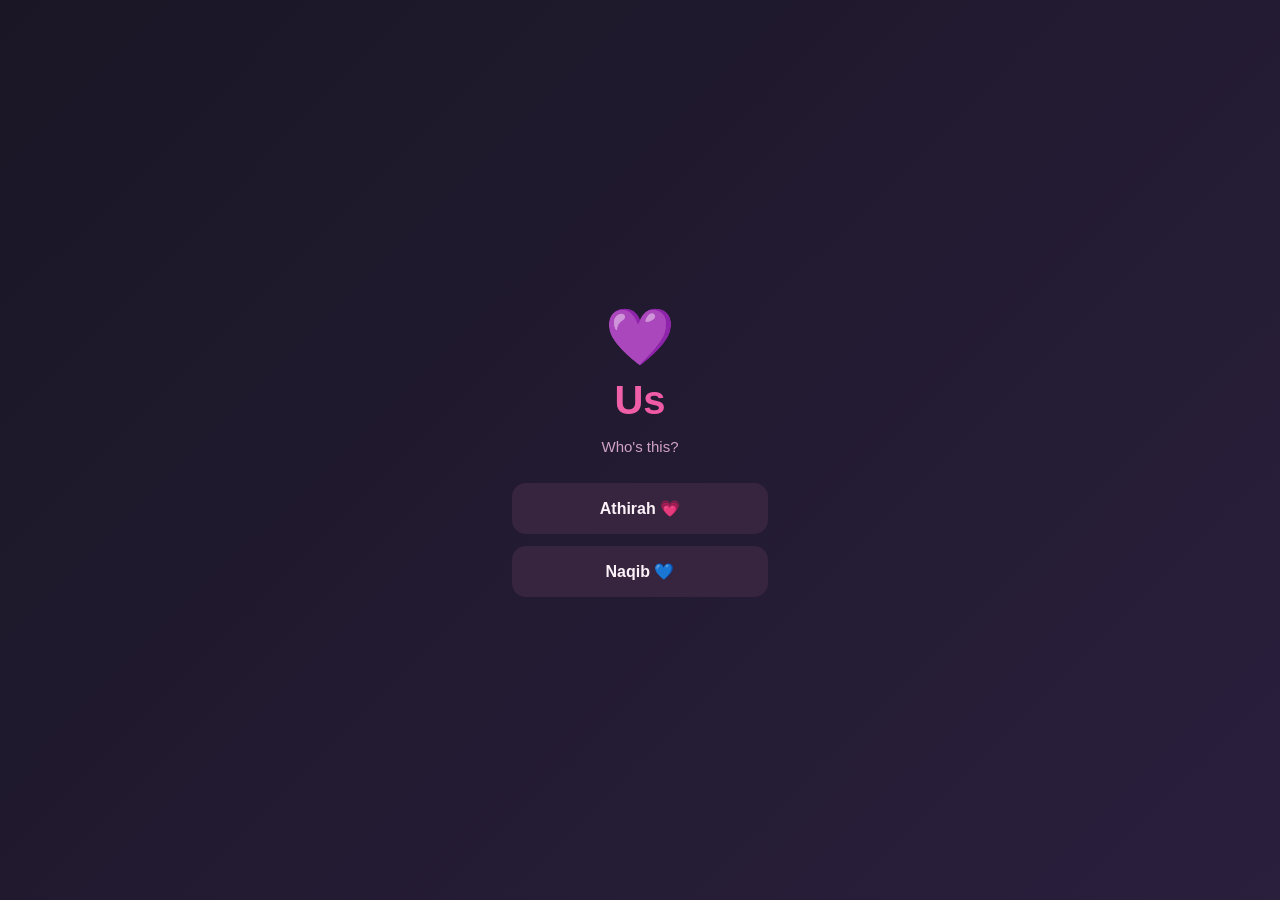
<file: couples-app/index.html>
<!DOCTYPE html>
<html lang="en">
<head>
<meta charset="UTF-8" />
<meta name="viewport" content="width=device-width, initial-scale=1.0, maximum-scale=1.0, user-scalable=no, viewport-fit=cover" />
<meta name="theme-color" content="#1a1625" />
<title>Us</title>
<link rel="manifest" href="manifest.json" />
<link rel="stylesheet" href="css/style.css" />
<link rel="apple-touch-icon" href="icons/icon.svg" />
<link rel="icon" href="icons/icon.svg" type="image/svg+xml" />
</head>
<body>

<div id="login-screen" class="login-screen">
  <div class="login-card">
    <div class="login-heart">💜</div>
    <h1>Us</h1>
    <p>Who's this?</p>
    <div class="login-buttons">
      <button data-user="me">Athirah 💗</button>
      <button data-user="bf">Naqib 💙</button>
    </div>
  </div>
</div>

<div id="app" class="app hidden">

  <header class="app-header">
    <div class="header-title" id="header-title">Today</div>
    <div class="header-user" id="header-user"></div>
  </header>

  <main class="app-main" id="app-main">
    <section class="tab-view" data-tab="today"></section>
    <section class="tab-view hidden" data-tab="games"></section>
    <section class="tab-view hidden" data-tab="plans"></section>
    <section class="tab-view hidden" data-tab="feed"></section>
    <section class="tab-view hidden" data-tab="finance"></section>
  </main>

  <nav class="bottom-nav">
    <button class="nav-item" data-tab="plans">
      <svg viewBox="0 0 24 24" fill="none" stroke="currentColor" stroke-width="2"><rect x="3" y="4" width="18" height="18" rx="2"/><path d="M16 2v4M8 2v4M3 10h18"/></svg>
      <span>Plans</span>
    </button>
    <button class="nav-item" data-tab="games">
      <svg viewBox="0 0 24 24" fill="none" stroke="currentColor" stroke-width="2"><rect x="2" y="6" width="20" height="12" rx="2"/><path d="M6 12h4M8 10v4M15 11h.01M18 13h.01"/></svg>
      <span>Games</span>
    </button>
    <button class="nav-item nav-center active" data-tab="today">
      <svg viewBox="0 0 24 24" fill="none" stroke="currentColor" stroke-width="2.2"><path d="M12 21s-7-4.5-9.5-9A5.5 5.5 0 0112 6a5.5 5.5 0 019.5 6C19 16.5 12 21 12 21z"/></svg>
      <span>Today</span>
    </button>
    <button class="nav-item" data-tab="feed">
      <svg viewBox="0 0 24 24" fill="none" stroke="currentColor" stroke-width="2"><rect x="3" y="3" width="18" height="18" rx="3"/><circle cx="8.5" cy="8.5" r="1.5"/><path d="M21 15l-5-5L5 21"/></svg>
      <span>Feed</span>
    </button>
    <button class="nav-item" data-tab="finance">
      <svg viewBox="0 0 24 24" fill="none" stroke="currentColor" stroke-width="2"><path d="M12 1v22M17 5H9.5a3.5 3.5 0 000 7h5a3.5 3.5 0 010 7H6"/></svg>
      <span>Finance</span>
    </button>
  </nav>

</div>

<script src="js/app.js"></script>
<script src="js/today.js"></script>
<script src="js/games.js"></script>
<script src="js/plans.js"></script>
<script src="js/feed.js"></script>
<script src="js/finance.js"></script>
<script>
  if ('serviceWorker' in navigator) {
    navigator.serviceWorker.register('sw.js').catch(()=>{});
  }
</script>
</body>
</html>
</file>
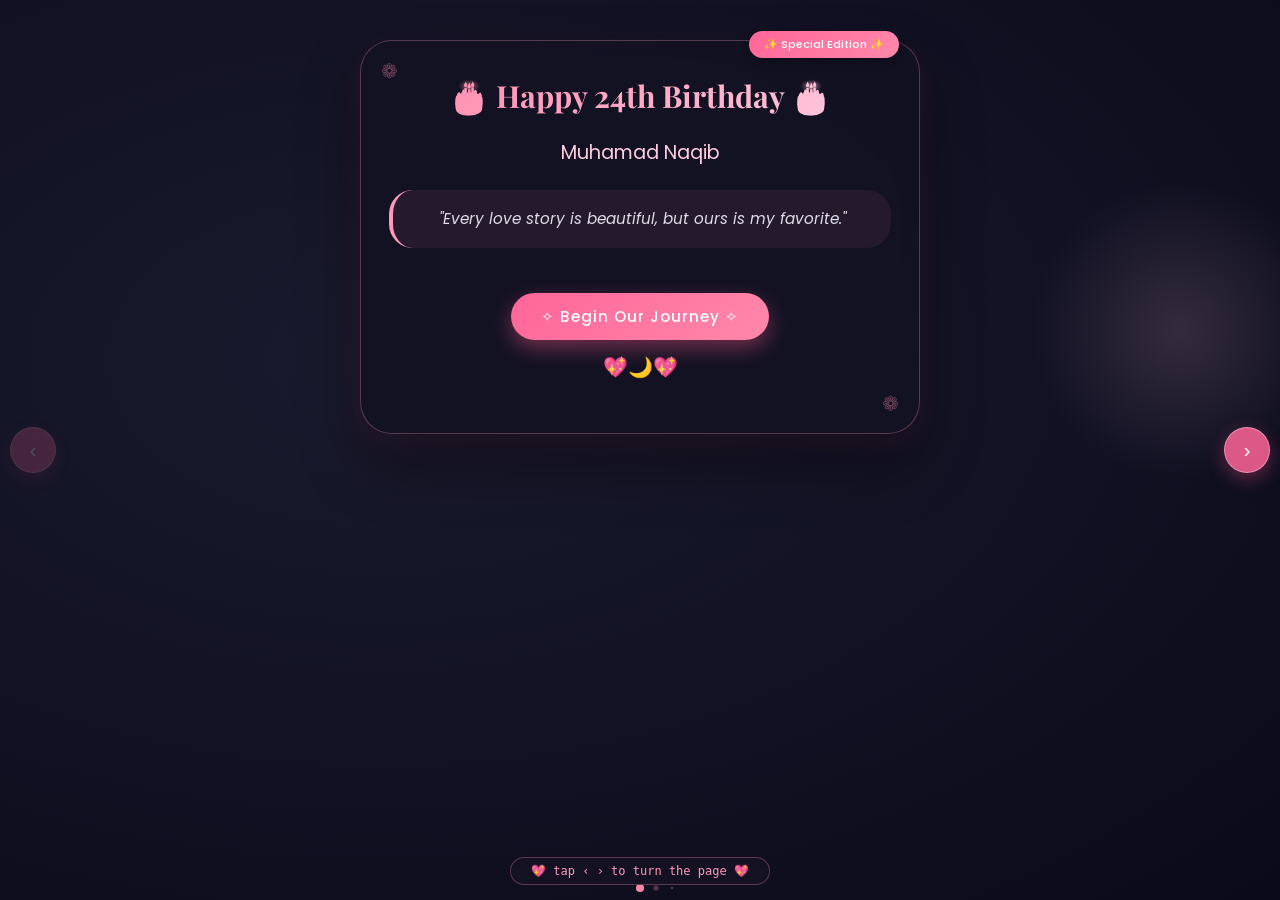
<file: baby2.html>
<!DOCTYPE html>
<html lang="en">
<head>
  <meta charset="UTF-8">
  <meta name="viewport" content="width=device-width, initial-scale=1.0, maximum-scale=1.0, user-scalable=yes, viewport-fit=cover">
  
  <!-- HOME SCREEN APP ICON - YOUR GOOGLE DRIVE LINK -->
  <link rel="apple-touch-icon" href="https://drive.google.com/file/d/1bvsHhHNe4v1XwtQQ6kek0AgO6Y3E9cQh/view?usp=drivesdk">
  <link rel="icon" type="image/jpeg" href="https://drive.google.com/uc?export=download&id=1bvsHhHNe4v1XwtQQ6kek0AgO6Y3E9cQh">
  
  <!-- HOME SCREEN APP SETTINGS -->
  <meta name="apple-mobile-web-app-capable" content="yes">
  <meta name="apple-mobile-web-app-status-bar-style" content="black-translucent">
  <meta name="apple-mobile-web-app-title" content="Our Story 💖">
  <meta name="theme-color" content="#0a0a1a">
  
  <title>Our Love Story ✿ Happy 24th Birthday</title>
  <link rel="stylesheet" href="https://cdn.jsdelivr.net/npm/swiper@11/swiper-bundle.min.css" />
  <link href="https://fonts.googleapis.com/css2?family=Playfair+Display:ital,wght@0,400;0,500;0,600;0,700;1,400;1,500&family=Poppins:wght@300;400;500;600&display=swap" rel="stylesheet">
  <style>
    * { margin: 0; padding: 0; box-sizing: border-box; }
    body { background: #0a0a1a; font-family: 'Poppins', sans-serif; overflow: hidden; height: 100vh; }
    .dark-bg { position: fixed; top: 0; left: 0; width: 100%; height: 100%; background: radial-gradient(ellipse at 30% 40%, #1a1a2e 0%, #0a0a1a 100%); pointer-events: none; z-index: 0; }
    .moon-glow { position: fixed; top: 20%; right: -50px; width: 300px; height: 300px; background: radial-gradient(circle, rgba(255,200,220,0.15) 0%, rgba(255,200,220,0) 70%); border-radius: 50%; pointer-events: none; z-index: 0; animation: moonPulse 8s ease-in-out infinite; }
    @keyframes moonPulse { 0%, 100% { opacity: 0.5; transform: scale(1); } 50% { opacity: 0.8; transform: scale(1.05); } }
    .stars { position: fixed; top: 0; left: 0; width: 100%; height: 100%; pointer-events: none; z-index: 0; }
    .star { position: absolute; background: white; border-radius: 50%; opacity: 0; animation: twinkle 3s ease-in-out infinite; }
    @keyframes twinkle { 0%, 100% { opacity: 0; transform: scale(0.5); } 50% { opacity: 0.8; transform: scale(1); } }
    .shooting-star { position: absolute; width: 2px; height: 2px; background: linear-gradient(90deg, white, transparent); border-radius: 50%; animation: shoot 4s linear infinite; opacity: 0; }
    @keyframes shoot { 0% { transform: translateX(0) translateY(0); opacity: 0; } 10% { opacity: 1; } 20% { transform: translateX(-200px) translateY(100px); opacity: 0; } 100% { transform: translateX(-200px) translateY(100px); opacity: 0; } }
    .swiper { width: 100%; height: 100vh; position: relative; z-index: 2; }
    .swiper-slide { display: flex; align-items: flex-start; justify-content: center; padding: 20px 16px 60px; overflow-y: auto; }
    .swiper-slide::-webkit-scrollbar { width: 4px; }
    .swiper-slide::-webkit-scrollbar-track { background: rgba(255, 200, 220, 0.1); border-radius: 10px; }
    .swiper-slide::-webkit-scrollbar-thumb { background: #ff6699; border-radius: 10px; }
    .storybook-card { max-width: 560px; width: 100%; margin: 20px auto; background: rgba(20, 18, 35, 0.95); backdrop-filter: blur(10px); border-radius: 32px; padding: 32px 28px; box-shadow: 0 30px 60px rgba(0,0,0,0.4), 0 10px 30px rgba(255,100,150,0.1); border: 1px solid rgba(255, 150, 180, 0.3); position: relative; animation: pageFlip 0.6s ease-out; }
    @keyframes pageFlip { 0% { opacity: 0; transform: rotateY(-10deg) translateY(30px); } 100% { opacity: 1; transform: rotateY(0) translateY(0); } }
    .storybook-card::before { content: "❁"; position: absolute; top: 15px; left: 20px; font-size: 20px; color: #ff88aa; opacity: 0.4; }
    .storybook-card::after { content: "❁"; position: absolute; bottom: 15px; right: 20px; font-size: 20px; color: #ff88aa; opacity: 0.4; transform: rotate(180deg); }
    h1 { font-family: 'Playfair Display', serif; font-size: 1.9rem; font-weight: 700; background: linear-gradient(135deg, #ff88aa, #ffcce0); background-clip: text; -webkit-background-clip: text; color: transparent; text-align: center; margin-bottom: 20px; animation: titleGlow 2s ease-in-out infinite; }
    @keyframes titleGlow { 0%, 100% { text-shadow: 0 0 0px rgba(255,136,170,0); } 50% { text-shadow: 0 0 20px rgba(255,136,170,0.3); } }
    .chapter-badge { text-align: center; font-size: 11px; letter-spacing: 4px; color: #ff88aa; margin-bottom: 15px; text-transform: uppercase; animation: fadeSlideUp 0.5s ease-out; }
    p { font-size: 0.97rem; line-height: 1.75; color: #e0dce8; margin-bottom: 1rem; font-weight: 400; opacity: 0; animation: fadeSlideUp 0.5s ease-out forwards; }
    @keyframes fadeSlideUp { from { opacity: 0; transform: translateY(15px); } to { opacity: 1; transform: translateY(0); } }
    b, strong { color: #ff99bb; font-weight: 600; }
    .highlight { color: #ff88aa; font-weight: 600; background: rgba(255, 136, 170, 0.1); padding: 0 4px; border-radius: 4px; }
    .romantic-quote { background: rgba(255, 136, 170, 0.1); backdrop-filter: blur(5px); padding: 16px 20px; border-radius: 24px; margin: 20px 0; border-left: 4px solid #ff99bb; font-style: italic; animation: gentlePulse 2s ease-in-out infinite; }
    @keyframes gentlePulse { 0%, 100% { transform: scale(1); box-shadow: 0 0 0px rgba(255,100,150,0); } 50% { transform: scale(1.01); box-shadow: 0 5px 20px rgba(255,100,150,0.15); } }
    .malay-message { background: rgba(255, 180, 200, 0.08); backdrop-filter: blur(5px); border-radius: 28px; padding: 20px; margin: 20px 0; border: 1px solid rgba(255, 136, 170, 0.3); position: relative; overflow: hidden; }
    .malay-message::before { content: "🤍"; position: absolute; bottom: -10px; right: -10px; font-size: 60px; opacity: 0.05; }
    .floating-heart { position: fixed; bottom: -50px; pointer-events: none; z-index: 15; font-size: 20px; animation: floatHeart linear forwards; }
    @keyframes floatHeart { 0% { transform: translateY(0) rotate(0deg); opacity: 0.8; } 100% { transform: translateY(-120vh) rotate(20deg); opacity: 0; } }
    .page-indicator { position: fixed; bottom: 15px; left: 0; right: 0; text-align: center; font-size: 12px; color: #ff99bb; background: rgba(20, 18, 35, 0.9); backdrop-filter: blur(10px); width: fit-content; margin: 0 auto; padding: 6px 20px; border-radius: 40px; z-index: 20; pointer-events: none; font-family: monospace; border: 1px solid rgba(255, 150, 180, 0.3); animation: bounce 2s ease-in-out infinite; }
    @keyframes bounce { 0%, 100% { transform: translateY(0); } 50% { transform: translateY(-5px); } }
    .swiper-pagination-bullet { background: #ff88aa; opacity: 0.3; }
    .swiper-pagination-bullet-active { background: #ff88aa !important; opacity: 1; transform: scale(1.2); }
    .nav-btn { position: fixed; top: 50%; transform: translateY(-50%); z-index: 25; width: 46px; height: 46px; border-radius: 50%; background: rgba(255, 102, 153, 0.85); backdrop-filter: blur(6px); border: 1px solid rgba(255, 200, 220, 0.5); color: #fff; font-size: 20px; display: flex; align-items: center; justify-content: center; cursor: pointer; box-shadow: 0 6px 18px rgba(255, 80, 130, 0.35); transition: opacity 0.25s ease, transform 0.2s ease; user-select: none; }
    .nav-btn:active { transform: translateY(-50%) scale(0.92); }
    .nav-btn.prev { left: 10px; }
    .nav-btn.next { right: 10px; }
    .nav-btn.disabled { opacity: 0.25; pointer-events: none; }
    .start-btn { display: inline-block; margin-top: 25px; padding: 12px 30px; background: linear-gradient(135deg, #ff6699, #ff88aa); color: #fff; border: none; border-radius: 30px; font-family: 'Poppins', sans-serif; font-size: 0.95rem; font-weight: 500; letter-spacing: 1px; cursor: pointer; box-shadow: 0 8px 20px rgba(255, 90, 140, 0.4); animation: gentlePulse 2s ease-in-out infinite; }
    @media (max-width: 520px) { .storybook-card { padding: 28px 20px; } h1 { font-size: 1.7rem; } p { font-size: 0.92rem; } .nav-btn { width: 40px; height: 40px; font-size: 18px; } }
    .ribbon { position: absolute; top: -10px; right: 20px; background: linear-gradient(135deg, #ff6699, #ff88aa); color: white; padding: 5px 15px; border-radius: 20px; font-size: 11px; font-weight: 500; box-shadow: 0 3px 10px rgba(0,0,0,0.3); }
    .candle { font-size: 2rem; display: inline-block; animation: flicker 1.5s ease-in-out infinite; }
    @keyframes flicker { 0%, 100% { opacity: 1; transform: scale(1); text-shadow: 0 0 5px #ff88aa; } 50% { opacity: 0.8; transform: scale(1.05); text-shadow: 0 0 20px #ff6699; } }
    .chapter-list { display: flex; flex-direction: column; gap: 12px; margin-top: 10px; }
    .chapter-item { display: flex; align-items: center; gap: 14px; background: rgba(255, 136, 170, 0.08); border: 1px solid rgba(255, 150, 180, 0.3); border-radius: 18px; padding: 14px 16px; cursor: pointer; text-align: left; font-family: 'Poppins', sans-serif; color: #e0dce8; transition: background 0.2s ease, transform 0.15s ease; opacity: 1; animation: none; width: 100%; }
    .chapter-item:active { transform: scale(0.97); }
    .chapter-item:hover { background: rgba(255, 136, 170, 0.16); }
    .chapter-item .chapter-num { flex-shrink: 0; width: 34px; height: 34px; border-radius: 50%; background: linear-gradient(135deg, #ff6699, #ff88aa); display: flex; align-items: center; justify-content: center; font-size: 0.85rem; font-weight: 600; color: #fff; }
    .chapter-item .chapter-text { display: flex; flex-direction: column; gap: 2px; }
    .chapter-item .chapter-label { font-size: 0.7rem; letter-spacing: 2px; text-transform: uppercase; color: #ff99bb; }
    .chapter-item .chapter-title { font-family: 'Playfair Display', serif; font-size: 1.05rem; font-weight: 600; color: #ffe0ea; }
    .dashboard-btn { display: block; margin: 25px auto 0; padding: 10px 26px; background: rgba(255, 136, 170, 0.12); border: 1px solid rgba(255, 150, 180, 0.4); color: #ff99bb; border-radius: 24px; font-family: 'Poppins', sans-serif; font-size: 0.85rem; font-weight: 500; letter-spacing: 0.5px; cursor: pointer; transition: background 0.2s ease, transform 0.15s ease; }
    .dashboard-btn:active { transform: scale(0.96); }
    .dashboard-btn:hover { background: rgba(255, 136, 170, 0.22); }

    .slide .card { max-width: 560px; width: 100%; margin: 20px auto; background: rgba(20, 18, 35, 0.95); backdrop-filter: blur(10px); border-radius: 32px; padding: 32px 28px; box-shadow: 0 30px 60px rgba(0,0,0,0.4), 0 10px 30px rgba(255,100,150,0.1); border: 1px solid rgba(255, 150, 180, 0.3); position: relative; animation: pageFlip 0.6s ease-out; }
    .slide .card::before { content: "❁"; position: absolute; top: 15px; left: 20px; font-size: 20px; color: #ff88aa; opacity: 0.4; }
    .slide .card::after { content: "❁"; position: absolute; bottom: 15px; right: 20px; font-size: 20px; color: #ff88aa; opacity: 0.4; transform: rotate(180deg); }
    .slide .card h1 { font-family: 'Playfair Display', serif; font-size: 1.8rem; font-weight: 700; background: linear-gradient(135deg, #ff88aa, #ffcce0); background-clip: text; -webkit-background-clip: text; color: transparent; text-align: center; margin-bottom: 20px; animation: titleGlow 2s ease-in-out infinite; }
    .slide .card p { font-size: 0.97rem; line-height: 1.75; color: #e0dce8; margin-bottom: 0.7rem; font-weight: 400; opacity: 0; animation: fadeSlideUp 0.5s ease-out forwards; }
    .slide .card .chapter-badge { text-align: center; font-size: 11px; letter-spacing: 4px; color: #ff88aa; margin-bottom: 15px; text-transform: uppercase; animation: fadeSlideUp 0.5s ease-out; }

    .lock-overlay {
      background: rgba(10, 10, 26, 0.96);
      backdrop-filter: blur(8px);
      border-radius: 28px;
      padding: 30px 24px;
      margin: 10px 0;
      border: 1px solid rgba(255, 150, 180, 0.2);
      text-align: center;
      width: 100%;
    }
    .lock-overlay .lock-icon { font-size: 3rem; margin-bottom: 10px; }
    .lock-overlay h2 { color: #ffcce0; font-family: 'Playfair Display', serif; font-size: 1.3rem; margin-bottom: 8px; }
    .lock-overlay .sub-text { color: #b0a8c0; font-size: 0.85rem; margin-bottom: 18px; }
    
    .pin-container {
      display: flex;
      gap: 8px;
      justify-content: center;
      margin: 10px 0 16px;
    }
    .pin-box {
      width: 44px;
      height: 56px;
      background: rgba(255, 255, 255, 0.05);
      border: 2px solid rgba(255, 150, 180, 0.2);
      border-radius: 12px;
      display: flex;
      align-items: center;
      justify-content: center;
      font-size: 1.6rem;
      font-weight: 600;
      color: #fff;
      font-family: 'Poppins', sans-serif;
      transition: border-color 0.3s, transform 0.15s, background 0.3s;
      cursor: pointer;
      user-select: none;
    }
    .pin-box:focus {
      outline: none;
      border-color: #ff88aa;
      transform: scale(1.05);
    }
    .pin-box.filled {
      border-color: #ff88aa;
      background: rgba(255, 136, 170, 0.1);
    }
    .pin-box.active {
      border-color: #ff88aa;
      box-shadow: 0 0 20px rgba(255, 136, 170, 0.15);
      transform: scale(1.05);
    }
    .pin-box.error {
      border-color: #ff4466;
      animation: shake 0.4s ease;
    }
    .pin-box.correct {
      border-color: #66ff88;
      background: rgba(102, 255, 136, 0.08);
    }
    .pin-box.hidden-input {
      position: absolute;
      opacity: 0;
      width: 1px;
      height: 1px;
      pointer-events: none;
    }
    .pin-wrapper {
      position: relative;
      display: inline-block;
    }
    
    @keyframes wrongBuzz {
      0% { transform: translateX(0) rotate(0deg); }
      20% { transform: translateX(-10px) rotate(-2deg); }
      40% { transform: translateX(10px) rotate(2deg); }
      60% { transform: translateX(-6px) rotate(-1deg); }
      80% { transform: translateX(6px) rotate(1deg); }
      100% { transform: translateX(0) rotate(0deg); }
    }
    .lock-overlay.wrong {
      animation: wrongBuzz 0.5s ease;
      border-color: #ff4466 !important;
    }
    
    .lock-overlay .btn-group { display: flex; gap: 10px; justify-content: center; flex-wrap: wrap; margin-top: 16px; }
    .lock-overlay .btn-group button {
      padding: 10px 24px;
      border: none;
      border-radius: 20px;
      font-family: 'Poppins', sans-serif;
      font-weight: 500;
      font-size: 0.85rem;
      cursor: pointer;
      transition: transform 0.15s ease, opacity 0.2s;
    }
    .lock-overlay .btn-group button:active { transform: scale(0.95); }
    .lock-overlay .btn-group .unlock-btn { background: linear-gradient(135deg, #ff6699, #ff88aa); color: #fff; box-shadow: 0 4px 15px rgba(255,80,130,0.3); }
    .lock-overlay .btn-group .hint-btn { background: rgba(255, 136, 170, 0.15); color: #ff99bb; border: 1px solid rgba(255, 150, 180, 0.3); }
    .lock-overlay .btn-group .hint-btn:disabled { opacity: 0.3; cursor: not-allowed; }
    .lock-overlay .hint-box {
      margin-top: 14px;
      padding: 12px 16px;
      background: rgba(255, 136, 170, 0.06);
      border-radius: 16px;
      border: 1px dashed rgba(255, 150, 180, 0.2);
      min-height: 50px;
      display: flex;
      align-items: center;
      justify-content: center;
      color: #ffcce0;
      font-size: 0.95rem;
      font-style: italic;
      transition: all 0.3s ease;
    }
    .lock-overlay .wrong-msg {
      margin-top: 12px;
      color: #ff6688;
      font-size: 0.9rem;
      min-height: 30px;
      animation: shake 0.4s ease;
      font-weight: 500;
    }
    .lock-overlay .wrong-msg .emoji-big { font-size: 1.8rem; display: block; margin-bottom: 4px; }
    .lock-overlay .wrong-msg .msg-text { display: block; }
    @keyframes shake { 0%, 100% { transform: translateX(0); } 25% { transform: translateX(-8px); } 75% { transform: translateX(8px); } }
    
    .lives-display {
      display: flex;
      justify-content: center;
      gap: 6px;
      margin-bottom: 14px;
      font-size: 1.4rem;
    }
    .lives-display .heart-life.lost {
      opacity: 0.15;
      transform: scale(0.6);
      filter: grayscale(1);
    }
    .lives-display .heart-life.pulse {
      animation: heartPulse 0.5s ease;
    }
    @keyframes heartPulse { 0% { transform: scale(1); } 50% { transform: scale(1.3); } 100% { transform: scale(1); } }
    .lock-overlay .hint-counter { color: #888; font-size: 0.75rem; margin-top: 6px; }
    
    .final-content {
      display: none;
      animation: fadeSlideUp 0.6s ease forwards;
    }
    .final-content.show { display: block; }
    .final-content .story-content p { opacity: 0; animation: fadeSlideUp 0.5s ease forwards; }
    .final-content .story-content p:nth-child(1) { animation-delay: 0.05s; }
    .final-content .story-content p:nth-child(2) { animation-delay: 0.10s; }
    .final-content .story-content p:nth-child(3) { animation-delay: 0.15s; }
    .final-content .story-content p:nth-child(4) { animation-delay: 0.20s; }
    .final-content .story-content p:nth-child(5) { animation-delay: 0.25s; }
    .final-content .story-content p:nth-child(6) { animation-delay: 0.30s; }
    .final-content .story-content p:nth-child(7) { animation-delay: 0.35s; }
    .final-content .story-content p:nth-child(8) { animation-delay: 0.40s; }
    .final-content .story-content p:nth-child(9) { animation-delay: 0.45s; }
    .final-content .story-content p:nth-child(10) { animation-delay: 0.50s; }
    .final-content .story-content p:nth-child(11) { animation-delay: 0.55s; }
    .final-content .story-content p:nth-child(12) { animation-delay: 0.60s; }

    .clear-btn {
      background: rgba(255, 255, 255, 0.05);
      border: 1px solid rgba(255, 150, 180, 0.15);
      color: #888;
      padding: 6px 16px;
      border-radius: 12px;
      font-size: 0.75rem;
      cursor: pointer;
      font-family: 'Poppins', sans-serif;
      transition: background 0.2s;
      margin-top: 4px;
    }
    .clear-btn:hover { background: rgba(255, 255, 255, 0.1); }
    .clear-btn:active { transform: scale(0.95); }

    .card .p-spacer { margin-bottom: 0.7rem; }
  </style>
</head>
<body>
<div class="dark-bg"></div>
<div class="moon-glow"></div>
<div class="stars"></div>

<div class="swiper">
  <div class="swiper-wrapper">

    <!-- COVER -->
    <div class="swiper-slide">
      <div class="storybook-card" style="text-align: center;">
        <div class="ribbon">✨ Special Edition ✨</div>
        <h1><span class="candle">🎂</span> Happy 24th Birthday <span class="candle">🎂</span></h1>
        <p style="font-size: 1.2rem; margin: 15px 0; color: #ffcce0;">Muhamad Naqib</p>
        <div class="romantic-quote" style="background: rgba(255, 136, 170, 0.08);">
          <p style="margin: 0; font-size: 0.95rem;">"Every love story is beautiful, but ours is my favorite."</p>
        </div>
        <button class="start-btn" onclick="swiper.slideTo(1)">✧ Begin Our Journey ✧</button>
        <p style="margin-top: 10px; font-size: 20px;">💖🌙💖</p>
      </div>
    </div>

    <!-- DASHBOARD -->
    <div class="swiper-slide">
      <div class="storybook-card" style="text-align: center;">
        <div class="chapter-badge">✦ Our Story ✦</div>
        <h1 style="font-size: 1.5rem;">Choose a Chapter</h1>
        <p style="text-align:center; margin-bottom: 20px;">Tap any chapter to jump right in 💗</p>
        <div class="chapter-list">
          <button class="chapter-item" onclick="swiper.slideTo(2)"><span class="chapter-num">1</span><span class="chapter-text"><span class="chapter-label">Chapter One</span><span class="chapter-title">The First Impression</span></span></button>
          <button class="chapter-item" onclick="swiper.slideTo(3)"><span class="chapter-num">2</span><span class="chapter-text"><span class="chapter-label">Chapter Two</span><span class="chapter-title">The First Meeting</span></span></button>
          <button class="chapter-item" onclick="swiper.slideTo(4)"><span class="chapter-num">3</span><span class="chapter-text"><span class="chapter-label">Chapter Three</span><span class="chapter-title">Officially Us</span></span></button>
          <button class="chapter-item" onclick="swiper.slideTo(5)"><span class="chapter-num">4</span><span class="chapter-text"><span class="chapter-label">Chapter Four</span><span class="chapter-title">Sayang</span></span></button>
          <button class="chapter-item" onclick="swiper.slideTo(6)"><span class="chapter-num">5</span><span class="chapter-text"><span class="chapter-label">Chapter Five</span><span class="chapter-title">Raya Edition</span></span></button>
          <button class="chapter-item" onclick="swiper.slideTo(7)"><span class="chapter-num">6</span><span class="chapter-text"><span class="chapter-label">Chapter Six</span><span class="chapter-title">Our First Date</span></span></button>
          <button class="chapter-item" onclick="swiper.slideTo(8)"><span class="chapter-num">7</span><span class="chapter-text"><span class="chapter-label">Chapter Seven</span><span class="chapter-title">Our Second Date</span></span></button>
          <button class="chapter-item" onclick="swiper.slideTo(9)"><span class="chapter-num">8</span><span class="chapter-text"><span class="chapter-label">Chapter Eight</span><span class="chapter-title">Our Third Date (best gila)</span></span></button>
          <button class="chapter-item" onclick="swiper.slideTo(10)"><span class="chapter-num">9</span><span class="chapter-text"><span class="chapter-label">Chapter Nine</span><span class="chapter-title">Our Fourth Date 🔒</span></span></button>
          <button class="chapter-item" onclick="swiper.slideTo(11)"><span class="chapter-num">10</span><span class="chapter-text"><span class="chapter-label">Chapter Ten</span><span class="chapter-title">Just Another Day With You 🤍</span></span></button>
          <button class="chapter-item" onclick="swiper.slideTo(12)"><span class="chapter-num">11</span><span class="chapter-text"><span class="chapter-label">Chapter Eleven</span><span class="chapter-title">The Date That Wasn't Supposed to Happen 🤍</span></span></button>
          <button class="chapter-item" onclick="swiper.slideTo(13)"><span class="chapter-num">12</span><span class="chapter-text"><span class="chapter-label">Chapter Twelve</span><span class="chapter-title">The Date We Never Planned 🤍</span></span></button>
          <button class="chapter-item" onclick="swiper.slideTo(14)"><span class="chapter-num">13</span><span class="chapter-text"><span class="chapter-label">Final Chapter</span><span class="chapter-title">For You, My Love</span></span></button>
        </div>
      </div>
    </div>

    <!-- CHAPTER 1 -->
    <div class="swiper-slide">
      <div class="storybook-card">
        <div class="chapter-badge">✦ Chapter One ✦</div>
        <h1>The First Impression</h1>
        <p>On <b>February 16th</b>, we met on an app and started talking through a call.</p>
        <p>I still remember liking your voice first — that's probably the reason I wanted to keep talking to you.</p>
        <p>What made me click with you was simple — you are from Johor, same state as me, and we are the same age too (26???).</p>
        <p>That night, I didn't know much… but I found myself thinking about you.</p>
        <p>And when you mentioned needing a K-drama list, I was literally on Netflix checking what to recommend, making sure it had a good storyline for you.</p>
        <p>I even listed everything properly for you… even though I could've just ignored it. But I didn't.</p>
        <p><b>And that's how it started.</b> 💗</p>
        <button class="dashboard-btn" onclick="swiper.slideTo(1)">← Return to Dashboard</button>
      </div>
    </div>

    <!-- CHAPTER 2 -->
    <div class="swiper-slide">
      <div class="storybook-card">
        <div class="chapter-badge">✦ Chapter Two ✦</div>
        <h1>The First Meeting</h1>
        <p>When you told me you wanted to meet me, I honestly thought it was just words… not something that would really happen.</p>
        <p>But then you said you wanted to bring your family and come to my hometown — and that's when I realized you were serious.</p>
        <p>We even made a deal — if either of us didn't like the first meeting, we could just block each other and walk away.</p>
        <p>That's when my mind started overthinking everything… what if I don't like you? How am I going to tell my family after this?</p>
        <div class="romantic-quote">
          <p style="margin: 0;">"Would you mind if he is not with you anymore? Would you mind if someone else ends up marrying him?"</p>
        </div>
        <p>And that's when I realized… it wasn't exactly "I like you." It was more like… <b>I don't want to lose you.</b></p>
        <p><b>And that scared me the most.</b> 💭</p>
        <button class="dashboard-btn" onclick="swiper.slideTo(1)">← Return to Dashboard</button>
      </div>
    </div>

    <!-- CHAPTER 3 -->
    <div class="swiper-slide">
      <div class="storybook-card">
        <div class="chapter-badge">✦ Chapter Three ✦</div>
        <h1>Officially Us</h1>
        <p>It was on <b>25 March 2026</b> when we officially became a couple.</p>
        <p>And honestly… it became one of the happiest moments of my life.</p>
        <p>Even though at that time, I was still confused inside. It wasn't "I like you"… it was still more like "I don't want to lose you."</p>
        <p>But then, day by day, something started to change. I began to realize… I like you. Not just a little. <b>I like you so, so much.</b></p>
        <p>The way you treat me… the way you always look for me, even for the smallest things.</p>
        <p>When I tell you something I like, you remember it. You actually write it down.</p>
        <p>Little by little… I felt myself falling without even realizing it.</p>
        <p><b>And that's when "us" slowly started to feel real.</b> 💗</p>
        <button class="dashboard-btn" onclick="swiper.slideTo(1)">← Return to Dashboard</button>
      </div>
    </div>

    <!-- CHAPTER 4 -->
    <div class="swiper-slide">
      <div class="storybook-card">
        <div class="chapter-badge">✦ Chapter Four ✦</div>
        <h1>Sayang</h1>
        <p>Then suddenly… you started calling me "sayang". And honestly… that became one of my favorite things to hear.</p>
        <p>When you call me sayang… when you call me princess… when you call me your future wife… I like all of it.</p>
        <p>I never thought I would like being spoiled like that. I used to think I would dislike it when someone babies me too much.</p>
        <p>But with you… I didn't even realize I changed. I became softer. I became someone who actually enjoys being cared for.</p>
        <p>I want to tell you everything about my day, even the smallest things that don't even matter.</p>
        <p>It's not that I can't live without you… it's just that <b>life feels better when I share it with you.</b></p>
        <p>And somehow… you make me feel like I can always come home to someone.</p>
        <p><b>And I think that's what I love the most.</b> 💗</p>
        <button class="dashboard-btn" onclick="swiper.slideTo(1)">← Return to Dashboard</button>
      </div>
    </div>

    <!-- CHAPTER 5 -->
    <div class="swiper-slide">
      <div class="storybook-card">
        <div class="chapter-badge">✦ Chapter Five ✦</div>
        <h1>Raya Edition</h1>
        <p>We met twice during Raya — once at Kak Ngah's house, and once at my brother's house in Kajang, and also at Ijat's house.</p>
        <p>I still remember when you invited me to your sister's open house. I kept thinking… I'm a girl going alone. What if when I arrive… you don't really layan me?</p>
        <p>But in the end… everything went smoothly. Your family made me feel comfortable, and I never felt neglected or left out.</p>
        <p>Then at Ijat's house, deep inside, I had a very tiny hope… that you would come. So when you told me you were coming — even if it was already Maghrib — I was still happy.</p>
        <p>You got to know my siblings, and they got to know you too. I just hope you felt as comfortable with my family as I did with yours.</p>
        <p><b>But that Raya… became one of the moments that stayed with me.</b> 💗</p>
        <button class="dashboard-btn" onclick="swiper.slideTo(1)">← Return to Dashboard</button>
      </div>
    </div>

    <!-- CHAPTER 6 -->
    <div class="swiper-slide">
      <div class="storybook-card">
        <div class="chapter-badge">✦ Chapter Six ✦</div>
        <h1>Our First Date</h1>
        <p>Our first date started at Pasar Seni. Then we went for food at BBQ Town / Sukiya — my comfort food place. I wanted you to try it with me.</p>
        <p>Thank you for treating me… for grilling meat and cooking for me, for just being there with me.</p>
        <p>After that, we went to the photo booth. You told me something that stayed in my mind — you said you put that picture on your mirror and look at it every day.</p>
        <p>You accompanied me the whole time… even until late at night, even when we had to take LRT back and you walked me safely.</p>
        <p>Even though you could have just left earlier, you stayed with me until the end of the day.</p>
        <p><b>And that first date… I will never forget it. 💗</b></p>
        <p><b>Thank you for that day. For everything.</b></p>
        <button class="dashboard-btn" onclick="swiper.slideTo(1)">← Return to Dashboard</button>
      </div>
    </div>

    <!-- CHAPTER 7 : SECOND DATE -->
    <div class="swiper-slide slide">
      <div class="card">
        <h1>Our Second Date</h1>
        <p>Hi sayang. 💗</p>
        <p>Sorry sebab lambat sangat buat diary untuk second date kita. 😭 Actually aku terlupa. Bila dah sampai third date ni, baru aku teringat yang eh... second date kita tak tulis lagi rupanya.</p>
        <p>First thing first, aku nak minta maaf sebab menyusahkan kau kene bawa kereta hari tu. Aku tahu kita boleh je naik public transport.</p>
        <p>Tapi kali ni aku memang sengaja nak kau bawa kereta sebab aku ada plan nak buat surprise sikit untuk birthday kau. Takkanlah aku nak usung kek besar-besar dalam LRT kan? 😂 Lagipun kita tak pernah betul-betul spend masa naik kereta sama-sama. So I thought... why not this time kita create another new memory?</p>
        <p>So, our first destination sepatutnya Korean Board Game Cafe. Tapi... hmmm cari parking saja dah sejam. Thank you sebab banyak sabar. Walaupun akhirnya memang tak ada parking langsung, kau tetap cuba cari jugak. Padahal boleh je ajak pergi tempat lain dari awal. Tapi kau still cuba tunaikan apa yang aku nak.</p>
        <p>Nasib baik ada kek. 🤭 At least dapat alas perut sikit. Dapat celebrate birthday baby walaupun tak gempoukk ( sorry baby, saya kegawatan ekonomi) . Dapat suap-suap kek dekat baby... Tak tahulah baby betul-betul rasa kek tu sedap ke tak. Sebab bagi aku biasa je... Tapi mungkin lagi sedap sebab aku yang suapkan. Hehe. Muah! 😚</p>
        <p>Lepas tu kita pergi MyTown makan Dookki. Honestly aku dah tak berapa ingat susunan tempat yang kita pergi hehe, tapi gentle wehhh kuah kau buat tu sedap dooh.</p>
        <p>Mula-mula aku cam, "Eh... nak letak cream sauce dalam ni ke?” Tapi lepas kau campurkan semua... Ya Allah... sedap gila. Mantap lulus boleh jadi chef saya seumur hidup 😂</p>
        <p>Anddd macam biasa la baby bucuk macamm saya yang banyak tolong amikkan apa yang saya nak. Thank you sebab selalu layan karenah aku. Siap package belanja lagi.</p>
        <p>Lepas tu ada orang tu... sibuk sangat nak pegang-pegang pipi saya. Suka hati je tau. 🤏🏻</p>
        <p>Kalau tak silap aku, lepas tu kita pergi DIY beli barang Hannan. And somehow... baby suggest beli set activity Spiderman. Pastu beli sticker yang sekarang ni dah jadi deco dekat laptop stand kita. Aku tahu benda-benda comel macam ni sebenarnya bukan jiwa kau. Lagi-lagi sticker dinosaur sooo childish 😂 Tak nampak macho langsung. Tapi kau tetap layan je semua benda yang aku nak. Thank you sebab selalu ikutkan perangai random aku.</p>
        <p>Lepas tu kita pergi tengok Polong. Cerita dia best jerrr. Walaupun... saya banyak tak ikut kemahuan anda. 🤭 Biasalah... kita tak boleh dua-dua hanyut. Kena ada sorang yang ingatkan sorang lagi. Takut nanti lalai ennn.</p>
        <p>Lepas wayang kita pergi solat. Pastu dalam kereta... ada orang tu sibuk lagi picit pipi saya. Geram sangat ke? 🤏😂</p>
        <p>Lepas tu masa balik MyTown, kita siap tersalah jalan lagi. Tapi honestly... aku tak kisah pun. Lagi jauh jalan tu... lagi lama aku dapat spend masa dengan kau.</p>
        <p>Lepas tu kita pergi hantar kek. Dan untuk pengetahuan kau... aku rasa aku sorang je perempuan yang sanggup waze semata-mata nak cari kedai pod untuk boyfriend dia. 😂</p>
        <p>Tapi... itu tak bermaksud aku suka kau hisap pod tau. Aku tetap berharap satu hari nanti kau boleh slow-slow kurangkan. Aku tahu nak berhenti bukan senang. Tapi kalau boleh... kurangkan sikit demi kesihatan kau. Sebab aku nak kau sihat and hidup panjang dengan aku. ❤️</p>
        <p>Lepas dah settle... baru je aku turun kereta and jalan few stepsss tiba-tiba ada orang tu dah cakap rindu… muehehehhe gaado obat kan panahan cinta haidah athirah???</p>
        <p>Date kali ni memang antara date yang paling aku enjoy. Naik kereta sama-sama... borak lama... tengok muka baby lama-lama...</p>
        <p>I love you, sayang. And I can't wait for our next adventure together. ❤️</p>
        <button class="dashboard-btn" onclick="swiper.slideTo(1)">← Return to Dashboard</button>
      </div>
    </div>

    <!-- CHAPTER 8 : THIRD DATE -->
    <div class="swiper-slide slide">
      <div class="card">
        <h1>Our Third date (best gila babi version)</h1>
        <p>Know know dah third date ekk..Rasa macam baru je kenal kau… Aku tak pernah bosan nak keluar dengan kau.. Selalu dok menghitung harii bila laaa nak dating lagi ni hmm</p>
        <p>Okay, kalini serious, kita borak pasal third date kita pula.</p>
        <p>Surprisingly, kita sampai hampir serentak. Aku ingatkan kali ni aku kena sidai lagi. Tapi okeylah… sidai dalam lima minit tu kira halal lagi. 🤣</p>
        <p>First thing yang aku ingat, kita terus pergi naik MRT. Sorry tau kalau awal-awal tu aku nampak macam tak ada mood. Biasalah… baru jumpa, masih tengah warm up lagi.</p>
        <p>Finally… kita berjaya pergi Board Game Café yang kita plan nak pergi hari tu.</p>
        <p>And honestly… sumpah aku suka gila tempat tu. Kalau boleh memang nak repeat seribu juta kali.</p>
        <p>Tempat dia luas, selesa, tak bising, ada privacy, so just nice la untuk kita nak lepak chill chill</p>
        <p>Game pun sebenarnya banyak je yang best. Tapi tahla… rasa macam kita lagi berminat tengok muka masing-masing daripada main game. 🤭</p>
        <p>Walaupun ada orang tu tak reti main chess dengan dam haji… tak apa lah. Saya layankan je.</p>
        <p>Tapi satu je… jangan pergi main dengan perempuan lain pula. Kang tiba-tiba dah pro, lepas tu pergi flex skill dekat orang lain pula. Takmo camtu yeee. 😤</p>
        <p>Makanan aku memang sedap. Aku suka. Makanan kau tu… maybe next time kita try menu lain pula.</p>
        <p>Tapi yang paling aku ingat, kau asyik tanya aku nak tambah apa lagi. Nak side dish apa lagi. Nak makan apa lagi.</p>
        <p>Memang niat nak sumbat aku sampai genduttt ehhh . 😂</p>
        <p>Haa pastu part kita main Tekken. Walaupun taktau sape yang menang sebenarnya. Lepas tu kita ambil gambar.</p>
        <p>Kau cakap masa tu rasa hangat sebab duduk sebelah aku. Tapi honestly… aku tak rasa apa-apa pun. 🤣</p>
        <p>Aku cuma fikir… kita tak banyak gambar sama-sama. So why not kita create random memories banyak banyak?</p>
        <p>Pasal aku lentok bahu tu… sebenarnya aku saja je. Geram.</p>
        <p>Tapi kita kena control juga. Tak boleh over sangat.</p>
        <p>Masa tu kau fokus tengok tiket wayang. So aku pun… lentok je lah.</p>
        <p>Nasib baik kau duduk diam. Kalau tiba-tiba kau mengganas… memang aku tendang kau. 😌</p>
        <p>Lepas tu kita pergi FamilyMart. Actually aku tak selesa sangat dekat situ sebab ada pakcik belakang repair kasut tu asyik pandang-pandang. Sebab tu aku ajak pergi FamilyMart depan.</p>
        <p>mochi tu plak sebenarnya aku memang teringin sangat nak rasa. Dulu dia viral, tapi setiap kali aku pergi FamilyMart mesti flavour yang aku nak tu dah habis.</p>
        <p>Finally dapat rasa juga. Sedap. Tapi rasa macam lagi sedap kalau makan sejuk-sejuk.</p>
        <p>Lepas tu kita pergi NU Sentral. Kita solat. Lepas tu jalan-jalan masuk Watson. Kita siap tengok skincare sama-sama. Padahal aku bukan kisah pun kau pakai skincare apa just nak cari point untuk borak dengan kau</p>
        <p>Lepas tu karaoke.</p>
        <p>Honestly aku tak terfikir pun pasal JAIS. Aku cuma fikir nak spend masa dengan kau dekat tempat yang private. Tak nyanyi pun takpe. Kita borak je.</p>
        <p>Tapi tiber… ada orang tu semangat pula nak nyanyi. Walaupun suara aku tak sedap… suara kau pun bukannya sedap sangat. So kita fair and square. 🤣</p>
        <p>Walaupun ada adegan-adegan yang hampir membuat saya diserang… nasib baik kau still behave. Good boy. 😌</p>
        <p>Lepas karaoke kita pergi Datum Jelatek sebab ada orang tu nak curhat so gi la lepak KFC</p>
        <p>Ada orang tu siap tolong kopekkan ayam lagi sebab panas. Tolong bukakan sos. Tukarkan bahagian ayam yang aku nak. Belanja lagi. Hero Tamil saya hari tu memang function teroxx. 🤍</p>
        <p>Walaupun masa tu kita dah rushing sebab Mama dengan Papa dah sampai, kau still berjaya control keadaan. Still boleh buat aku gelak.</p>
        <p>Lepas tu kita beli seluar... 4 ke 5XL ekkk. Tapi takpe, Yang penting baby selesa. 🤣</p>
        <p>Lepas tu beli cable (transfer data) , jalan sana sini, ada orang tu nak cium saya. Nasib iman masih di dada ye muhamad naqib</p>
        <p>And then... naik MRT. Sampai masa untuk balik.</p>
        <p>Ada orang tu siap cakap, "Rasa macam nak ikut je turun sekali."</p>
        <p>Kalau boleh memang aku pun tak nak balik lagi. Tapi takpe. Nanti kita jumpa lagi.</p>
        <p>Honestly... aku rasa ini antara date yang paling aku suka setakat ni.</p>
        <p>Mungkin sebab sebelum ni kita selalu gaduh. So date ni rasa macam... finally, ada pelangi lepas hujan.</p>
        <p>Thank you sebab spend banyak untuk aku. Thank you sebab selalu layan perangai aku. Thank you sebab sentiasa cuba buat aku gembira.</p>
        <p>And I'm sorry kalau sepanjang hari tu aku ada buat kau terasa, buat kau tak selesa, atau ada benda yang aku terkurang.</p>
        <p>Nanti kita dating lagi ya?</p>
        <p>I love you so much, sayang. 🤍</p>
        <button class="dashboard-btn" onclick="swiper.slideTo(1)">← Return to Dashboard</button>
      </div>
    </div>

    <!-- BONUS CHAPTER: DIARY #4 (PASSWORD PROTECTED) -->
    <div class="swiper-slide slide" id="bonusChapter">
      <div class="card">
        <h1>🔐 Our Fourth Date</h1>
        
        <!-- LOCK OVERLAY -->
        <div class="lock-overlay" id="lockOverlay">
          <div class="lock-icon">🔐</div>
          <h2>Enter the Secret Code</h2>
          <p class="sub-text">Only for those who truly know me... 💗</p>
          
          <!-- LIVES DISPLAY - 5 LIVES -->
          <div class="lives-display" id="livesDisplay">
            <span class="heart-life" id="heart1">❤️</span>
            <span class="heart-life" id="heart2">❤️</span>
            <span class="heart-life" id="heart3">❤️</span>
            <span class="heart-life" id="heart4">❤️</span>
            <span class="heart-life" id="heart5">❤️</span>
          </div>
          
          <!-- PIN BOXES -->
          <div class="pin-container" id="pinContainer">
            <div class="pin-box" id="pin0" data-index="0">-</div>
            <div class="pin-box" id="pin1" data-index="1">-</div>
            <div class="pin-box" id="pin2" data-index="2">-</div>
            <div class="pin-box" id="pin3" data-index="3">-</div>
            <div class="pin-box" id="pin4" data-index="4">-</div>
            <div class="pin-box" id="pin5" data-index="5">-</div>
          </div>
          
          <!-- Hidden input for keyboard support -->
          <input type="text" id="hiddenPinInput" class="hidden-input" autocomplete="off" inputmode="numeric" maxlength="6">
          
          <div class="btn-group">
            <button class="unlock-btn" onclick="checkPin()">🔓 Unlock</button>
            <button class="hint-btn" id="hintBtn" onclick="giveHint()">💡 Hint</button>
          </div>
          
          <div class="hint-box" id="hintBox">💭 Click "Hint" for a clue...</div>
          <div class="wrong-msg" id="wrongMsg"></div>
          <div class="hint-counter" id="hintCounter">💡 Hints remaining: 5</div>
          <button class="clear-btn" onclick="clearPin()">✕ Clear</button>
        </div>
        
        <!-- BONUS CONTENT (hidden until unlocked) -->
        <div class="final-content" id="finalContent">
          <div class="story-content">
            <p>Hi, baby sayang. ❤️</p>

            <p>Sorry sebab buat kau tertunggu untuk for this new chapter. Hehehehe… before this macam tak excited jee nak baca rupanya kau dok menanti jugak yeee</p>

            <p>Honestly, kalau nak compare dengan date-date sebelum ni, aku rasa ni antara date yang paling memorable untuk aku.</p>

            <p>Mungkin sebab kali ni kita banyak spend time dalam kereta. Sebab tahla do, bila naik kereta dengan kau, rasa lagi tenang, boleh bebas kita nak buat pape pun (jangan fikir bukan bukan pliss) . Kita boleh borak and suka hati nak tuka plan tanpa rushing nak kejar train.</p>

            <p>Tapi first of all... aku nak minta maaf sebab mood aku hari tu memang banyak swing. Biasalah... first day period memang selalu macam tu.</p>

            <p>Thank you sebab kau tetap layan aku leklok 🥺🥺. Tak ada pun nak marah aku sebab aku mengada ke, banyak songeh ke. Kau tetap sabar je dengan aku throughout that whole day.</p>

            <p>Aku siap bawak sweater, bawak bantal barney sekali hehehe. Aku cuma nak selesa je dalam kereta tu sebab dalam kereta aku sendiri pun mmg siap ada selimut bagai untuk aku tidur. Nasib baik tak kene judge . 😂</p>

            <p>Soooo, muka mula kita plan nak pergi Wood Fire. Honestly... aku memang takde jiwa sangat nak makan situ. Tapi aku harap sekurang-kurangnya kau dapat makan benda yang kau craving. Hmmm sowwyyyy babyy, nanti kita repeat lagi next timee okieesss</p>

            <p>Lepas tu... muehehehhe finally aku dapat makan tiramisu yang dah lama gila aku craving.</p>

            <p>Kau pun dapat rasa sekali. Aku tak tahu lah bagi kau sedap ke tak, tapi bagi aku memang sedap. Walaupun... bila aku makan dengan member aku sebelum ni rasa lagi sedap hmmm Tapi tetap sedap.</p>

            <p>Lepas tu kita pergi SAMA Square. Ada satu benda yang aku nak cakap.</p>

            <p>Masa dekat palang parking tu, bila ada orang hon kita, aku terkejut bila kau marah.</p>

            <p>Aku tahu... kau bukan marah dekat aku. Tapi setiap kali kau marah, tahla do tapi aku akan jadi takut juga.</p>

            <p>So lepas ni, kalau benda macam tu jadi lagi, baby tenangkan diri dulu okay?</p>

            <p>Walaupun aku tak ada dengan kau, aku tetap harap kau banyak bersabar. Orang sekeliling memang akan selalu ada macam-macam perangai. So, kalau kita layan emosi tu at the end kita pun sama naik je dengan dia.</p>

            <p>Lepas tu kita pergi makan Shabuyaki. Honestly... aku memang berharap dapat duduk sebelah kau hehehehe gatalnya guweeee</p>

            <p>Bila tengok meja tu jauh sangat kalau duduk berdepan, aku pun apa lagiiii... "Apa kata aku duduk sebelah kau?"</p>

            <p>Nasib baik kau onz. 🤍</p>

            <p>Senang aku nak record moment kita. Senang nak suap-suap. Kalau duduk jauh sangat... kang makanan masuk dalam grill pula. 😂</p>

            <p>Thank you sebab hari tu hampir semua benda kau yang buat. Kau masakkan. Kau ambilkan. Kau layan aku.</p>

            <p>Yang paling aku suka... masa dessert.</p>

            <p>Aku tak sebut pun aku nak bingsu. Aku cuma cakap... "Aku tak nak kacang."</p>

            <p>Tapi kau terus faham apa yang aku nak. Benda kecil macam tu pun kau ingat. Itu yang buat aku rasa dimanjakan.</p>

            <p>Lepas tu kita masuk Guardian. Cari barang makeup. Padahal aku rasa benda tu biasa je. Tapi bila buat dengan kau... semua benda rasa seronok walaupun takde kene mengena dengan kau tapi kau yang asyik ingatkan aku banyak kali yang after makan we need to go guardian.</p>

            <p>Lepas tu kita pergi taman tasik titiwangsa. Sebenarnya ada orang tu takut kena tangkap dengan JAIS. So dia coverline ajak jalan-jalan pula. 🤣</p>

            <p>Kita pun pusing-pusing tengok orang riadah, tengok orang bercintan cintun tengok budak main basikal, tengok orang buat tai chi. Simple je... tapi best.</p>

            <p>Kau ada cakap nak naik paddle boat. Aku tak tahu kau betul-betul nak naik atau saja nganjing aku.</p>

            <p>Tapi kalau memang kau nak... Sebab taknak boat berat sebelah 🙄🙄🙄 nanti kita masukkan dalam list next date kita.</p>

            <p>Lepas tu kita beli buah, duduk tepi tasik sambil view orang dok peluk pelukk (saba ye sayanggg bertahan 3 tahun je lagi) , dan kau tunjuk gambar-gambar lama kau.</p>

            <p>Honestly... aku suka sangat moment tu.</p>

            <p>Aku suka tengok cara kau cerita pasal life kau. Cara kau senyum bila cerita pasal member lama. Nasib kat public je tu kalau tak memang aku dah lentok dekat kau</p>

            <p>Aku harap sangat satu hari nanti kau dapat balik confidence yang pernah kau ada dulu.</p>

            <p>Bagi aku, kau memang handsome.</p>

            <p>Even kalau compare dengan first time aku jumpa kau, sekarang ni kau nampak lagi handsome. Lagi kemas. Lagi berseri. or maybe... sebab aku makin sayang dekat kau.</p>

            <p>Lepas tu kita pergi masjid.</p>

            <p>Masa aku keluar, aku tercari-cari juga mana kau.</p>

            <p>Bila aku nampak je kau dari jauh... aku senyum sorang-sorang. And dok cakap dalam hati…</p>

            <p style="text-align:center;"><i>"Ya Allah…. boyfriend aku ke tu??? 🥹🥹❤️❤️ Semoga satu hari nanti dia jadi bakal imam aku."</i> 🤍</p>

            <p>Lepas tu kita cari roti yang kakak kau nak. Pastu llao llao tu kononnya nak makan sesuap je. Sekali... habis juga semua. Haa plus rotiboy yang at the end jadi bekal kat office je heheh</p>

            <p>Bila fikir balik... date kali ni mungkin takde aktiviti yang gempoukk. Tapi dia more to manja time heheheh jangan sengih sengih yeee kamuu</p>

            <p>Aku harap kita sempat dating lagi sekali sebelum kau mula kerja dekat tempat baru.</p>

            <p>Terima kasih sebab sudi baca chapter ni, dan aku minta maaf sebab buat kau tunggu lama.</p>

            <p>I love you so much.</p>

            <p>Aku harap kau tak pernah bosan dengan aku, macam mana aku tak pernah bosan dengan kau.</p>

            <p>Dan satu benda yang aku nak kau tahu...</p>

            <p>Setiap kali aku pegang tangan kau, peluk lengan kau, lentok bahu kau, atau buat semua physical touch tu...</p>

            <p>Tak pernah sekali pun sebab nafsu.</p>

            <p>Semuanya sebab rasa sayang. Sebab aku rasa selamat bila dengan kau. Sebab aku rasa tenang bila dekat dengan kau.</p>

            <p>Oh one more thing...</p>

            <p style="text-align:center;"><b>Aku rindu bau kau.</b> 🤍</p>

            <p>Bye bye, sayang. See you on next chapter. ❤️</p>
          </div>
          <button class="dashboard-btn" onclick="swiper.slideTo(1)">← Return to Dashboard</button>
        </div>
      </div>
    </div>

    <!-- CHAPTER 10: Just Another Day With You -->
    <div class="swiper-slide slide">
      <div class="card">
        <div class="chapter-badge">✦ Chapter Ten ✦</div>
        <h1>23 August — Just Another Day With You 🤍</h1>
        
        <p>Hai baby, sorry sidai lama hehehe. Aku tak ingat sangat activity kita on that day. So, kalau ada any part yang salah, maaf yee :)</p>
        <p>Let's start... on that day, kita decide untuk pergi Lalaport and first kedai kita pergi is Focus Point untuk cari contact lens.</p>
        <p>Nasib baik… ada yang aku nak. 🥹</p>
        <p>And thank you sayang, sebab bayarkan.</p>
        <p>Aku tahu benda tu bukan untuk kita berdua. Bukan benda dating. Bukan benda yang kau perlukan. It was something I needed for myself.</p>
        <p>Even though ada juga moment salah pasal harga, merchant, nak void itu ini….</p>
        <p>Yang aku ingat cuma satu: <span class="highlight">kau tetap nak belanja aku.</span> And somehow, benda kecil macam tu buat aku rasa appreciated.</p>

        <p>Lepas tu kita pergi cari barang makeup aku pula. Kalau tak silap aku, Guardian. Atau Watson. 😭 Aku pun dah tak ingat.</p>
        <p>Tapi yang aku ingat… <span class="highlight">kau bayar lagi.</span> Benda yang langsung tak ada kaitan dengan kau. Tapi kau tetap tolong.</p>
        <p>Maybe kau kena mula practice dari sekarang kan? Sebab nanti… nak prepare untuk aku. 🤭 Lagipun makeup aku bukannya mahal mana pun. Aku pun bukan jenis tiap-tiap minggu pergi beli. Top up barang makeup paling-paling pun tiga atau empat bulan sekali. So still tolerable kan?? 😂</p>

        <p>Lepas tu kita pusing-pusing cari tempat makan. Tapi sebenarnya dari awal aku dah ada satu tempat dalam kepala. Seoul Garden.</p>
        <p>Aku tak rasa aku akan pergi makan dekat situ dengan orang lain. So bila dah ada kau… "Why not aku cuba dengan kau?" Kita pun pergi.</p>
        <p>Then kita duduk dan mula pilih lauk. Ayam. Daging. Kambing. Macam-macam.</p>
        <p>And aku still ingat kau nak tteokbokki. Nasib baik dekat situ ada. Cuma masalahnya… tak kena dengan tekak kau. So akhirnya siapa yang habiskan? Aku. Of course. 😭</p>

        <p>As usual, <span class="highlight">saya jadi princess.</span> Bukan sebab aku sengaja nak mengada. Tapi semua benda kau yang buat. Aku cuma duduk. Makan. Manja. Dan kau yang handle benda-benda kecil.</p>
        <p>Thank you, sayang. 🤍 Aku hargai benda-benda kecil macam tu walaupun aku kadang-kadang tak cakap.</p>
        <p>Aku ingat yang awal-awal tu kita macam nak duduk depan-depan sebab ruang tu sempit. Tapi akhirnya… Tak boleh. Sebab kita ni nak berkepit juga. 😭</p>
        <p>And aku perasan kau macam tak berapa happy masa tu. So aku fikir, "Kalau aku duduk sebelah kau, at least aku boleh tenangkan dia." Maybe kalau aku dekat dengan kau, kau akan rasa better.</p>

        <p>Lepas tu kita makan macam biasa. Pastu record sape kopek udang paling cepat. 😭 Last-last… dua-dua pakai tangan.</p>
        <p>Pastu pasal buat sos pula. Aku tak tahu kau rasa sedap ke tak. Aku main letak je bahan-bahan ikut suka hati. Tapi bagi aku… <span class="highlight">sedap weh.</span> Gentle. Simple. Tapi sedap. Mungkin sebab aku yang buat. Hehe.</p>
        <p>Kalau kau baca ni nanti, rate sikit sos aku tu. 🤭 And of course… ice cream as a dessert.</p>

        <p>Lepas tu kita balik dan singgah semula kedai spec untuk ambil duit. Lepas tu kalau tak silap, kita ada hunting bekal kau juga. Tapi tak jumpa mana yang best. So akhirnya aku beli sudu aku je.</p>

        <p>Then, moving on to Farm in the City. Aku takut kau penat. Aku fikir juga, "Nak ajak ke tak?" Sebab aku tak nak paksa kau. Aku cuma fikir, selagi aku tak spoilkan mood kau, maybe kau okay.</p>
        <p>And bila kita sampai… Aku happy. Sebab aku ingatkan kau macam main-main je bila kau cakap kau nak tengok haiwan. Rupanya… <span class="highlight">kau betul-betul excited.</span> 😭</p>
        <p>Kita tengok macam-macam. Buaya. Kura-kura. Ayam. Swan. Arnab.</p>
        <p>Aku tengok kau pun aku boleh tersengih sorang - sorang. Sebab benda yang simple macam tengok haiwan pun boleh buat kau happy. And honestly, aku suka dapat tengok side childish kau.</p>
        <p>Kau sebenarnya boleh je pergi dengan kawan-kawan kau. Tak ada benda special pun. Cuma pergi tengok binatang. Tapi somehow bila buat dengan partner… rasa lain. Maybe sebab kita ada someone untuk share the little excitement with.</p>
        <p>Aku pun suka Farm in the City berbanding Zoo Negara, sebab kita boleh dekat dengan haiwan. Boleh bagi makan. Boleh belai. Boleh ambil gambar dekat-dekat. Tak macam Zoo Negara yang kadang-kadang… jauh nak mampus. 😭</p>
        <p>Harga pun okay. So kalau kau nak pergi lagi… aku onz je nk repeat. Sebab aku tahu kau enjoy sangat-sangat.</p>

        <p>And kalau aku tak salah… Ini mungkin <span class="highlight">first time aku nampak kau pegang tangan aku in public</span> macam tu. Aku bagi je. Sebab masa tu tak ramai orang. Kalau dekat mall yang ramai orang, aku tak suka. Tapi hari tu… Aku okay.</p>
        <p>Aku tahu kau suka benda-benda macam ni. Kau selalu cakap kau teringin nak tengok haiwan. So aku tak nak orang lain jadi orang pertama yang teman kau buat benda macam ni.</p>
        <p>Walaupun aku tak tahu lah… Maybe sebelum ni kau pernah pergi dengan ex kau ke apa. Tapi daripada cara kau excited hari tu… Aku rasa macam first time juga untuk kau. And honestly? <span class="highlight">Aku suka jadi orang pertama yang buat something dengan kau.</span></p>

        <p>Lepas tu kita pergi night street sebab nak cari tahu crispy yang viral tu. Tapi macam biasalah… viral = beratur panjang. 😭 So aku tengok line tu and terus fikir, "Takpelah. Next time." Kita tunggu sampai kurang orang.</p>
        <p>Then beli jagung cheese tarik. Yang ni aku happy sebab setiap kali aku balik kerja, kedai tu belum buka. So kali ni… akhirnya aku dapat rasa. Dan paling penting, aku dapat bagi kau rasa juga.</p>

        <p>Then tiba-tiba… jumpa Cik Yana. 😭 Aku sendiri pun tak expect akan jumpa dia dekat situ. And kau pula terus jadi segan-segan.</p>
        <p>Tapi sayang… jangan risau. <span class="highlight">Aku tak pernah malu pun kau jadi boyfriend aku.</span> Tak pernah. Aku tak kisah siapa yang nampak. Aku tak kisah siapa yang tahu. You're my boyfriend. And aku bangga dengan tu. So jangan fikir yang aku malu dengan kau hanya sebab aku tiba-tiba jumpa orang yang aku kenal.</p>

        <p>Lepas tu ada orang tu beli shawarma. Walaupun at the end shawarma tu pergi dekat tangan orang lain yang makan…</p>
        <p>Then kita makan dalam kereta. Borak-borak. Lepak.Then, kita balik.</p>

        <p>Aku tahu date ni dah lama. Aku pun tak ingat semua benda. Aku mungkin dah tertinggal beberapa conversation, beberapa tempat, beberapa benda kecik yang berlaku hari tu.</p>
        <p>So kalau ada part yang aku lupa… kau tolong remind aku okay? Sebab mungkin ada cerita yang kau ingat lagi jelas daripada aku.</p>
        <p>And maybe one day, bila kita baca balik semua ni sama-sama, kau boleh cerita, "Eh sayang, yang ni sebenarnya jadi macam ni…"</p>
        <p>And aku akan senyum sebab… walaupun aku lupa detailnya, <span class="highlight">aku tak lupa yang aku buat dengan kau.</span></p>
        <p>Thank you for being there. Thank you for belanja benda-benda yang aku perlukan. Thank you sebab teman aku tengok animalsss.</p>

        <p><span class="highlight">Love you, sayang.</span> 🤍</p>
        <p style="text-align:right; margin-top:20px;">— 23 August 2026</p>
        <button class="dashboard-btn" onclick="swiper.slideTo(1)">← Return to Dashboard</button>
      </div>
    </div>

    <!-- CHAPTER 11: The Date That Wasn't Supposed to Happen -->
    <div class="swiper-slide slide">
      <div class="card">
        <div class="chapter-badge">✦ Chapter Eleven ✦</div>
        <h1>30 August — The Date That Wasn't Supposed to Happen 🤍</h1>
        
        <p>So now, kita borak pasal date yang tiber tiber je happened, unexpected gila... Aku tinggal sorang sebab mama papa dah balik kampung. So memang dalam kepala aku, hari tu aku seorang je.</p>
        <p>Ada terfikir juga nak keluar dengan kau. Tapi aku tak offer pun. Sebab aku tahu kita berdua tengah sengkek. Tengah berjimat. Tapi akhirnya… <span class="highlight">kau yang ajak aku dulu.</span></p>

        <p>Sebenarnya aku ada kenduri kawan dekat Sungai Buloh. Aku tahu aku ada kenduri. Cuma aku lupa. 😭 Sebab dalam kepala aku, tarikh tu sepatutnya aku kat Kajang. So aku tak fikir sangat pun pasal kenduri tu.</p>
        <p>Tapi bila kita dah decide nak keluar, aku fikir, "Okay lah, kita pergi kenduri sekali." So aku pun bawalah baju extra untuk tukar.</p>
        <p>So, it all starts with buttermilk chicken, taktau la cakap sedap tu sebab jaga hati ke apa, but tu mmg buat pakai kasih sayang heheheh. Best ye? ada orang masak, ada orang suap…, and sebab tgh hujung bulan kan, nak keluar dating tapi dok fikir wallet kosong so takpela aku bedal je masak.</p>
        <p>then pergi kenduri kawan aku dekat Sungai Buloh. Sorry sayang, Aku tahu kau kena sidai sorang-sorang, lama plak tu while aku dekat kenduri.. nak jumpa member dia tk kerja plak. So sekali lagi… sorry.</p>

        <p>Lepas tu aku tanya kawan aku kalau dia boleh hantarkan aku untuk jumpa kau. Orang-orang dekat kenduri pun sebenarnya dah tahu pasal kau. Bila diaorang tanya aku datang macam mana, aku cakaplah aku datang dengan kau.</p>
        <p>And bila aku minta kawan aku hantarkan, dia terus okay. So akhirnya aku pergi jumpa kau.</p>
        <p>Kitorang parking jauh sikit dari tempat kau parking. And aku still ingat muka kau masa tu. Kau macam shy shyton sikit. Then tiba-tiba kau terus lari pergi tempat lain. 😭</p>

        <p>Lepas tu aku pergi solat, tukar baju, and macam biasa… kita tak tahu nak pergi mana. HAHAHA.</p>
        <p>So, kita pergi drive-through McDonald's. Walaupun masa tu aku sebenarnya tengah tak sihat. Sakit tekak. Batuk. Tapi wtv… sakit pun nk makan ais jugak.</p>
        <p>Aku beli McFlurry. Kau beli ayam dengan air. Dan aku masih berdendam dengan McDonald's tu sebab… <span class="highlight">TAK BAGI FRIES.</span> 😭😭😭 Aku dah fikir nak makan fries sebab ringan-ringan. Tiba-tiba fries tak ada.</p>
        <p>Tapi tak apa. As long as kau dapat dua ayam yang kau nak. Aku okay.</p>

        <p>Lepas tu kita lepak dekat parking. Sebab aku tahu salah satu benda favourite kau ialah… lepak dalam kereta. Tak perlu tempat fancy. Cukup kita parking somewhere, duduk dalam kereta, sembang, main game, and spend time together.</p>
        <p>Masa tu sebenarnya aku rasa sangat-sangat bersalah. Sebab aku tahu aku dah biarkan kau tunggu lama. Kau dah kena sidai sorang-sorang.</p>
        <p>So bila kita finally dapat masa berdua, aku rasa macam… "Okay. Hari ni <span class="highlight">aku bagi je apa yang kau nak.</span>" Nak peluk? Peluk. Nak cium? Cium. Nak lentuk? Lentuk. Nak main game? Main.</p>
        <p>Aku cuma nak kau happy. And kau sendiri pun cakap yang moment tu antara moment yang paling kau suka. So aku happy. Kau happy. Dah cukup.</p>

        <p>Kita ada plan nak solat dekat situ, tapi surau dekat situ buat aku rasa tak berapa selesa. Bukan sebab creepy sangat pun. Aku okay kalau ada orang. Tapi kalau sorang-sorang… tak nak. 😭</p>
        <p>So kita decide untuk pergi masjid lain. Aku ingat yang masa tu aku dah ambil wuduk awal-awal dan kena jaga sampai Maghrib. So aku pun fikir, "Okay lah. Behave."</p>
        <p>Nasib baik orang tu behave. Tak adalah nak peluk-peluk. Tak adalah nak cium-cium. Masing-masing buat hal sendiri. Walaupun hujung-hujung tu terpegang rambut sikit… Tak apalah. Kita kan ada ChatGPT. 😭 ChatGPT kata TAK BATAL. So boleh lah terus solat.</p>

        <p>Lepas tu aku daftarkan balik JPJ kau. Yalah, takut ada roadblock. Walaupun akhirnya memang ada roadblock juga. Tapi rupanya dia tahan motor je. 😭 Kau pula dah mula gelabah sebab handphone tak ada bateri bagai.</p>

        <p>Then kita pergi Bukit Saga. Dan dekat situ pun sama. Cari parking. Then lepak.</p>
        <p>Aku tahu kau masih trauma dengan satu kejadian yang melibatkan… handphone terbang. 😭 Sorry weh. Yang tu memang salah aku. Aku memang ada habit suka campak barang. Kalau dekat rumah pun, barang aku campak dekat mana-mana yang aku rasa nak campak.</p>
        <p>So masa tu aku memang tak expect langsung benda tu akan landing dekat situ. Tapi sorry sayang. Aku harap sekarang dah okay. Harap dah tak senak. Harap dah boleh jalan elok-elok. Sebab sebelum ni aku tengok kau jalan macam orang baru lepas sunat. 😭</p>

        <p>Lepas tu kita pergi cari makan. Tomyam. Kita jalan-jalan sampai hujung, tengok kedai mana yang nampak best. Then kita pilih satu kedai yang tak ramai orang.</p>
        <p>And bila dah duduk baru kita sedar… Oh. Patutlah tak ramai orang. Pokok besar betul-betul lindung view. 😭 Tapi tak apa. Pastu ada orang tu pegang pegang tangan kita. Depan mata pun boleh rindu lagi ekk.</p>
        <p>Kita order tomyam, udang goreng tepung, telur dadar kalau tak silap. Makan macam biasa. Sembang. Lepak. Enjoy the moment.</p>

        <p>Kau dah bagitahu family kau yang kau nak tengok bunga api. Dalam kepala aku sebenarnya, "Dah pukul 12 ni. Takkanlah nak keluar lagi berdua?" Tapi aku tengok muka kau. And aku tahu kau betul-betul nak.</p>
        <p>Dan sebab aku sayang kau. Kalau aku tak teman kau malam tu, aku takut satu hari nanti kau buat benda yang kau teringin tu dengan orang lain. <span class="highlight">Aku takut kehilangan kau.</span> Sangat.</p>
        <p>So aku fikir, "Why not?" Dah alang-alang kita dah keluar. Dekat rumah pun tak ada siapa. So aku teman kau. Kita decide untuk pergi Bukit Antarabangsa. Sebab aku fikir, dah dekat dengan rumah.</p>

        <p>Sampai dekat Bukit Antarabangsa, kita berjaya dapat parking. Tapi aku perasan sesuatu. Kau macam… tak okay. Kau nampak risau. Gelisah.</p>
        <p>Aku tak ingat sangat apa yang kau fikir masa tu, tapi aku rasa mungkin pasal kereta. Esoknya dah kena pulangkan awal pagi.</p>
        <p>Tapi kau masa tu. Aku tengok kau gigit kuku, kau pula diam je. <span class="highlight">Comel.</span> Tak tahu kenapa dalam keadaan kau tengah risau pun aku boleh rasa kau comel. 😭</p>
        <p>Then akhirnya kita keluar tengok bunga api. Dan honestly… sorry kalau kau letak expectation tinggi. 😭 Sebab aku tahu sebelum ni bunga api dekat situ lagi jelas. Lagi meriah. Lagi banyak. Tapi tahun ni macam tak berapa meriah sangat.</p>
        <p>Tak apalah. At least kita dah cuba. At least malam tu aku ada dekat sebelah kau.</p>

        <p>Lepas bunga api habis, kita balik. Dan aku still ingat cubaan kita nak cilok daripada barisan kereta yang panjang tu. Kita ikut abang yang bawa kereta besar tu. Slow-slow… Cilok… And finally… <span class="highlight">BERJAYA.</span> 😭 Buka tingkap. Angkat tangan. Siap cakap terima kasih dekat orang tu.</p>

        <p>And then kita balik. Sampai rumah. That's it.</p>
        <p>And kalau aku fikir balik… seumur hidup aku, <span class="highlight">aku tak pernah stay lama-lama dengan jantan sampai lewat macam ni.</span> Serious. Tak pernah.</p>
        <p>Tapi dengan kau… Aku boleh. Aku nak. Sebab walaupun penat, walaupun sakit, walaupun kita tak tahu nak pergi mana, walaupun plan asyik berubah… aku tetap rasa, "Tak apa. Asalkan dengan kau."</p>
        <p>Maybe that's what made this date special. It wasn't planned. It wasn't perfect. It wasn't even supposed to happen. But somehow… kita dapat create banyak moments.</p>

        <p><span class="highlight">That's enough for me.</span> 🤍</p>
        <p style="text-align:right; margin-top:20px;">30 August 2026 — the date that wasn't supposed to happen.<br>And maybe, somehow, those are always the dates I remember the most. 🤍</p>
        <button class="dashboard-btn" onclick="swiper.slideTo(1)">← Return to Dashboard</button>
      </div>
    </div>

    <!-- CHAPTER 12: The Date We Never Planned -->
    <div class="swiper-slide slide">
      <div class="card">
        <div class="chapter-badge">✦ Chapter Twelve ✦</div>
        <h1>31 August — The Date We Never Planned 🤍</h1>
        
        <p>Jangan bosan ye baca, ni last one hehehe... Honestly, date kali ni bukanlah date yang kita plan. and kita dah pun spend whole day together yesterday. So, bila aku tengok kau lost tktau nak pergi mana, nak balik rumah kakak pun macam tak ada siapa yang offer, nak balik Klang pula jauh so, aku mula fikir.</p>
        <p>"Kalau bukan aku yang teman kau, siapa?"</p>
        <p>So, alang alang rumah pun takde sape and even thought at first aku fikir nak puasa hehehh tapi takpela gagahkan diri jugak keluar. Aku bukan taknak jumpa kau cuma dalam kepala aku, keluar dengan kau tetap dikira date. Kena siap, kena nampak elok, kena fikir nak pakai apa.</p>
        <p><span class="highlight">Aku malas nak bersiap.</span> 😭</p>
        <p>Aku pakai simple-simple. Hoodie, T-shirt, slipper, takde pun effort macam nak pergi mall atau dating tempat fancy. Aku pun tak tahu kita nak buat apa. Aku cuma tahu aku nak teman kau. Nanti fikir dekat sana. Sebab yang penting, kau perlukan aku waktu tu.</p>

        <p>Aku bawa kau pergi makan WONG SOLO. Bukan macam tempat yang kita selalu pergi — grill, steamboat, tempat yang kita kena bangun, cedok makanan sendiri, ulang-alik ambil itu ini.</p>
        <p>Kali ni aku nak kita duduk bersila. Sembang. Relax. Dan biar orang lain yang serve kita.</p>
        <p>Aku pun dah lama tak makan dekat situ, so memang craving juga. Cuma aku takut kau tak nak duduk bersila. Tapi tiba-tiba kau yang excited, "Jomlah duduk bersila." HAHAHA.</p>
        <p>So kita pun duduklah dekat situ. Aku sendiri tak tahu pun masa tu tak ada ikan talapia. 😭 So kita ambil ayam je sebab memang masa tu aku nak makan ayam. Cuma masin sikit.</p>
        <p>Aku tak berapa ingat sangat apa yang kita borakkan hari tu. Tapi aku ingat satu benda. <span class="highlight">Aku sangat selesa dengan kau.</span></p>
        <p>Aku boleh duduk macam mana aku nak. Boleh melunjur, boleh naik lutut, boleh duduk sesuka hati. Aku tak perlu fikir, "Eh, kena duduk elok." "Kena nampak ayu." "Kena jaga posture." Tak.</p>
        <p>Dengan kau, aku tak perlu pretend jadi perempuan yang sempurna. Aku cuma perlu jadi aku. And aku suka feeling tu. <span class="highlight">Aku tak perlu fake anything bila dengan kau.</span></p>

        <p>Lepas makan, kita singgah FamilyMart sebab aku nak cari cheese cottage yang aku suka. Tapi benda yang aku cari tu tak ada. So aku beli je cheese pudding.</p>
        <p>Sebelum pergi cashier, aku sempat ambil strawberry cheese mochi sebab yang tu memang sedap gila. 😭</p>
        <p>Then sampailah dekat cashier. Ya Allah. Lambatnya. Orang tu sibuk refill macam-macam — ketam lah, sosej lah, entah apa-apa lagi — sedangkan aku dekat situ dah berdiri cam orang bangang tunggu nak bayar.</p>
        <p>Dalam kepala aku dah mula fikir, "Harap-harap kau tak mengamok." 😭 Aku pun cuba cakap elok-elok, bagitahu yang kita nak bayar. Nasib baik everything okay. Kalau lama sangat, aku pun boleh naik angin juga. 😂</p>

        <p>Lepas tu kita masuk kereta. Kau cakap kau nak cari cable iphone. Tapi sebelum pergi cari cable tu, kita singgah usha rumah sewa Papa. Rumah kos rendah yang orang Indon duduk tu. Aku cuma nak tunjuk salah satu aset yang Papa masih ada.</p>
        <p>Then kita masuk dekat parking bangunan tu. Dan Again… Palang parking tu buat hal. 😭 Dalam hati aku dah mula takut aku sendiri yang mengamok. Tapi Alhamdulillah, semuanya settle juga.</p>
        <p>Lepas tu kita pergi cari cable dekat kedai gadget. Kau nak cari yang murah — aku faham, dah hujung bulan kan. 😂</p>
        <p>Nak cari cover case pun aku rasa baik beli online sebab yang ada dekat situ pun tak menarik sangat. Kalau tak silap aku, lepas tu kita pergi cari kedai haiwan pula. Sekali kene scam dengan waze hmmm</p>

        <p>Lepas semua tu, kau cakap kau cuma nak lepak dalam kereta. And honestly, aku tahu kau suka benda tu. Lepak dalam kereta. Sembang. Main game.</p>
        <p>So aku fikir, dekat parking zoo tu mungkin boleh juga kita duduk lama-lama.</p>
        <p>Then ada seorang ni tiba-tiba cakap dia mengantuk. So kita pun belai belai la dia. Kau pula boleh kata nak dimanja-manjakan macam Hannan. 😭</p>
        <p>So aku belai kau sampailah kau betul-betul lena. Sebelum ni bukan main susah nak tidur. Tiba-tiba baru kena belai sikit… terus lena.</p>
        <p>Aku sempat cium kau sikit. Sikit je (kot). Nasib baik kau tak sedar. 🤭</p>
        <p>Tapi masa aku tengok kau tidur, aku rasa something yang susah nak explain. Bukan sebab kau nampak perfect atau apa. Tapi sebab aku tengok kau dalam keadaan yang tenang.</p>
        <p>And aku suka tengok kau macam tu. Lately aku tahu kau ada masalah nak tidur. So bila aku tengok kau boleh lena dengan tenang dekat sebelah aku, hati aku rasa… sejuk.</p>
        <p><span class="highlight">Aku suka tengok muka kau masa tidur.</span> Dalam kepala aku cuma ada satu benda: "Tak buruk pun sayang." Sebab bila dah sayang seseorang, semuanya nampak handsome.</p>

        <p>Lepas tu kita balik rumah. Solat. Then keluar balik sebab nak cari takoyaki. Dan bermulalah misi takoyaki yang gagal. 😭</p>
        <p>Kita dah turun sampai Lembah Keramat, sekali tempat tu tutup. So kita pergi pula dekat Street Night Market. Masalahnya… Hari tu Isnin. Dan aku tahu je sebenarnya pasar malam tu tutup hari Isnin. Aku cuma lupa yang hari tu memang Isnin. 😭</p>
        <p>So kau dah turun jauh-jauh… tapi tak dapat apa-apa. Aku minta maaf sangat sebab menyusahkan kau turun sampai sana.</p>
        <p>Last-last kita daki balik bukit dan beli burger je. Aku sebenarnya plan nak singgah 7-Eleven sekali sebab nak suruh kau beli air, tapi kau tak nak. So takpela. Burger pun burgerlah.</p>

        <p>Lepas tu kita lepak pula dekat parking area rumah aku. Dekat situ pun kita tak buat apa sangat. Just duduk. Sembang. 👀👀 Mana ada buat benda bukan bukan kann???</p>
        <p>And then sampai masa untuk berpisah. Aku balik rumah. Makan burger. Kau pula teruskan perjalanan sampai rumah kakak kau.</p>
        <p>Aku makan burger tu hampir setengah jam. Kau? Tiga suap. 😭😭😭</p>

        <p>Looking back, date ni memang random. Tapi mungkin itu yang buat aku suka date ni.</p>
        <p>Sebab aku keluar bukan sebab kita dah plan nak pergi dating. <span class="highlight">Aku keluar sebab aku tahu kau perlukan aku.</span></p>
        <p>Dan walaupun aku sebenarnya dah penat, dah spend satu hari dengan kau, dan dalam hati memang malas nak bersiap… Aku tetap datang.</p>
        <p>Sebab kalau aku tak teman kau waktu tu, mesti aku tertanya-tanya juga. "Kau okay ke, cane kalau dia ajak perempuan lain teman?"</p>
        <p>And thank you sebab kau tak pernah kisah aku nampak macam mana. Aku pakai hoodie, kau okay. Aku pakai T-shirt, kau okay. Aku pakai slipper, kau okay. Aku tak bersiap cantik-cantik pun, kau tetap okay.</p>
        <p>Sebab bagi kita, as long as kita dapat jumpa, dah cukup. And I think that's one of the things I love most about us. <span class="highlight">Kita tak perlu sentiasa ada plan besar untuk create a memory.</span></p>

        <p>So thank you, sayang. For saying yes to a date that wasn't even really a date. For not caring whether I looked pretty or not. For letting me be comfortable enough to just be myself.</p>
        <p>And most of all… thank you sebab bagi aku peluang untuk tengok kau tidur dengan tenang dekat sebelah aku.</p>

        <p><span class="highlight">that was my favourite part.</span> 🤍</p>
        <button class="dashboard-btn" onclick="swiper.slideTo(1)">← Return to Dashboard</button>
      </div>
    </div>

    <!-- FINAL CHAPTER (UNLOCKED - LAST SLIDE) -->
    <div class="swiper-slide">
      <div class="storybook-card">
        <div class="chapter-badge">✦ The Final Chapter ✦</div>
        <h1>For You, My Love</h1>
        <p>And now… you are literally my favourite notification, my favourite person, my favourite teammate, my favourite best friend… and everything in between.</p>
        <p>I just want you to know… thank you for being honest with me. And thank you for everything you've done throughout these past few months of knowing each other.</p>
        <p>I'm sorry that I didn't manage to plan a surprise or get a cake for you like I wanted to.</p>
        <p>The reason I made this instead… is because I realized something. You always like writing long messages before you sleep. You're good with words… but I'm not like you. So I thought… maybe I can love you in your language. By writing something like this.</p>
        <div class="malay-message">
          <p><b>💙 Aku tahu kau susah nak faham semua benda dalam English ni, tapi aku nak kau faham satu benda je — aku tak nak hilang kau.</b></p>
          <p>Aku tak tahu apa yang akan jadi antara kita satu hari nanti. Sama ada kau akan jadi milik aku, atau kau akan jadi milik orang lain.</p>
          <p>Tapi apa yang aku tahu… aku sangat bahagia bila dengan kau. Selalunya aku rasa tenang dan gembira bila ada kau.</p>
          <p>Dan aku harap… satu hari nanti kita boleh jadi sesuatu yang lebih sah dan lebih indah. Amin ya Rabbal Alamin.</p>
        </div>
        <p><b>Lastly… happy 24th birthday, Muhammad Naqib.</b></p>
        <p style="font-size: 1.2rem; text-align: center; margin-top: 20px;"><b>I love you so much. Good night, sayang.</b> 💖🌙</p>
        <p style="text-align: center; margin-top: 20px;">∞ Yours forever ∞</p>
        <button class="dashboard-btn" onclick="swiper.slideTo(1)">← Return to Dashboard</button>
      </div>
    </div>

  </div>
  <div class="swiper-pagination"></div>
</div>

<!-- NAVIGATION BUTTONS -->
<button class="nav-btn prev disabled" id="prevBtn" onclick="swiper.slidePrev()">‹</button>
<button class="nav-btn next" id="nextBtn" onclick="swiper.slideNext()">›</button>

<div class="page-indicator">💖 tap ‹ › to turn the page 💖</div>

<script src="https://cdn.jsdelivr.net/npm/swiper@11/swiper-bundle.min.js"></script>
<script>
  // Create stars
  function createStars() {
    const starsContainer = document.querySelector('.stars');
    for (let i = 0; i < 150; i++) {
      const star = document.createElement('div');
      star.classList.add('star');
      star.style.left = Math.random() * 100 + '%';
      star.style.top = Math.random() * 100 + '%';
      star.style.width = Math.random() * 3 + 1 + 'px';
      star.style.height = star.style.width;
      star.style.animationDelay = Math.random() * 5 + 's';
      star.style.animationDuration = Math.random() * 3 + 2 + 's';
      starsContainer.appendChild(star);
    }
  }
  createStars();

  function createShootingStar() {
    const star = document.createElement('div');
    star.classList.add('shooting-star');
    star.style.top = Math.random() * 50 + '%';
    star.style.right = '0';
    star.style.width = '80px';
    star.style.height = '2px';
    star.style.background = 'linear-gradient(90deg, #ff88aa, transparent)';
    document.querySelector('.stars').appendChild(star);
    setTimeout(() => star.remove(), 4000);
  }

  setInterval(() => {
    if (document.visibilityState === 'visible' && Math.random() > 0.7) {
      createShootingStar();
    }
  }, 5000);

  function createHeart() {
    const heart = document.createElement('div');
    heart.classList.add('floating-heart');
    const hearts = ['💖', '💗', '💕', '💓', '💘', '❤️', '💝', '🌸', '🌷', '✨', '⭐', '🌙'];
    heart.textContent = hearts[Math.floor(Math.random() * hearts.length)];
    heart.style.left = Math.random() * 100 + '%';
    heart.style.fontSize = (Math.random() * 20 + 15) + 'px';
    heart.style.animationDuration = (Math.random() * 4 + 5) + 's';
    heart.style.animationDelay = Math.random() * 2 + 's';
    document.body.appendChild(heart);
    setTimeout(() => heart.remove(), 10000);
  }

  setInterval(() => {
    if (document.visibilityState === 'visible') {
      createHeart();
    }
  }, 600);

  const swiper = new Swiper('.swiper', {
    direction: 'horizontal',
    loop: false,
    pagination: {
      el: '.swiper-pagination',
      clickable: true,
      dynamicBullets: true,
    },
    grabCursor: true,
    speed: 500,
    effect: 'slide',
    initialSlide: 0
  });

  const prevBtn = document.getElementById('prevBtn');
  const nextBtn = document.getElementById('nextBtn');

  function updateNavButtons() {
    prevBtn.classList.toggle('disabled', swiper.isBeginning);
    nextBtn.classList.toggle('disabled', swiper.isEnd);
  }

  swiper.on('slideChange', updateNavButtons);
  updateNavButtons();

  swiper.on('slideChange', () => {
    const paragraphs = document.querySelectorAll('.swiper-slide-active .storybook-card p, .swiper-slide-active .slide .card p');
    paragraphs.forEach((p, index) => {
      p.style.animation = 'none';
      p.offsetHeight;
      p.style.animation = `fadeSlideUp 0.5s ease-out forwards`;
      p.style.animationDelay = (index * 0.05) + 's';
    });
  });

  // ===== PIN PASSWORD SYSTEM =====
  const PASSWORD = '000000';
  const HINTS = [
    'muahhh duluuu 💋',
    'naqib manja sayaaa',
    'technology 📱',
    'blue 💙',
    'call 📞'
  ];
  
  let lives = 5;
  let hintIndex = 0;
  let isUnlocked = false;
  let pin = ['', '', '', '', '', ''];
  let currentIndex = 0;
  
  const wrongMessages = [
    '💔 Awak dah tak sayang saya ke? hmmm',
    '😢 Kenapa susah sangat nak teka?',
    '💔 Mak aiiiii salahhh lagiii ...',
    '🥺 Awak tak ingat pasal kita dah keee?',
    '😭 Saya rasa awak dah lupa saya...',
    '💔 Cuba lagi... pleeasshhhh?',
    '🥹 Awak tak rindu saya ke?',
    '😤 Dah la tu... ishhhh try again!',
    '💔 Saya bagi last chance ni sayangg',
    '😔 Awak memang tak sayang saya dah...'
  ];

  const pinBoxes = document.querySelectorAll('.pin-box');
  const hiddenInput = document.getElementById('hiddenPinInput');
  const wrongMsg = document.getElementById('wrongMsg');
  const hintBox = document.getElementById('hintBox');
  const lockOverlay = document.getElementById('lockOverlay');

  function updatePinDisplay() {
    pinBoxes.forEach((box, index) => {
      const val = pin[index] || '';
      box.textContent = val || '-';
      box.classList.toggle('filled', val !== '');
      box.classList.toggle('active', index === currentIndex && !isUnlocked);
      box.classList.remove('error', 'correct');
    });
  }

  function updateLivesDisplay() {
    for (let i = 1; i <= 5; i++) {
      const heart = document.getElementById('heart' + i);
      if (heart) {
        if (i <= lives) {
          heart.classList.remove('lost');
          heart.textContent = '❤️';
        } else {
          heart.classList.add('lost');
          heart.textContent = '🖤';
        }
      }
    }
    const counter = document.getElementById('hintCounter');
    if (counter) counter.textContent = '💡 Hints remaining: ' + lives;
    const hintBtn = document.getElementById('hintBtn');
    if (hintBtn) hintBtn.disabled = (lives <= 0 || isUnlocked);
  }

  function getRandomWrongMessage() {
    return wrongMessages[Math.floor(Math.random() * wrongMessages.length)];
  }

  function focusHiddenInput() {
    if (!isUnlocked && lives > 0) {
      hiddenInput.focus();
    }
  }

  pinBoxes.forEach(box => {
    box.addEventListener('click', focusHiddenInput);
    box.addEventListener('touchstart', focusHiddenInput);
  });

  hiddenInput.addEventListener('input', function(e) {
    if (isUnlocked) return;
    
    const value = this.value;
    const digits = value.replace(/\D/g, '').slice(0, 6);
    this.value = digits;
    
    for (let i = 0; i < 6; i++) {
      pin[i] = digits[i] || '';
    }
    currentIndex = Math.min(digits.length, 5);
    updatePinDisplay();
    
    if (digits.length === 6) {
      checkPin();
    }
  });

  hiddenInput.addEventListener('keydown', function(e) {
    if (isUnlocked) return;
    
    if (e.key === 'Backspace') {
      if (this.value.length === 0 && currentIndex > 0) {
        pin[currentIndex - 1] = '';
        currentIndex--;
        updatePinDisplay();
        e.preventDefault();
        this.value = pin.join('');
      }
    }
  });

  document.getElementById('lockOverlay').addEventListener('click', function(e) {
    if (e.target.tagName === 'BUTTON' || e.target.closest('.btn-group') || e.target.closest('.clear-btn')) {
      return;
    }
    focusHiddenInput();
  });

  function playWrongSound() {
    try {
      const audioCtx = new (window.AudioContext || window.webkitAudioContext)();
      const oscillator = audioCtx.createOscillator();
      const gainNode = audioCtx.createGain();
      oscillator.connect(gainNode);
      gainNode.connect(audioCtx.destination);
      
      oscillator.frequency.value = 200;
      oscillator.type = 'sawtooth';
      gainNode.gain.value = 0.15;
      
      oscillator.start();
      setTimeout(() => {
        oscillator.frequency.value = 150;
      }, 100);
      setTimeout(() => {
        oscillator.stop();
      }, 300);
    } catch(e) {
      // Silently fail if audio not supported
    }
  }

  function checkPin() {
    if (isUnlocked) return;
    
    const entered = pin.join('');
    
    if (entered === PASSWORD) {
      // UNLOCKED!
      isUnlocked = true;
      const overlay = document.getElementById('lockOverlay');
      const content = document.getElementById('finalContent');
      if (overlay) overlay.style.display = 'none';
      if (content) content.classList.add('show');
      if (wrongMsg) wrongMsg.textContent = '';
      pinBoxes.forEach(box => box.classList.add('correct'));
      for (let i = 0; i < 10; i++) {
        setTimeout(createHeart, i * 200);
      }
    } else {
      // WRONG PASSWORD - SHOW MESSAGE + ANIMATION
      playWrongSound();
      
      if (wrongMsg) {
        wrongMsg.innerHTML = `<span class="emoji-big">💔</span><span class="msg-text">${getRandomWrongMessage()}</span>`;
      }
      
      lockOverlay.classList.add('wrong');
      setTimeout(() => lockOverlay.classList.remove('wrong'), 500);
      
      pinBoxes.forEach(box => {
        box.classList.add('error');
        setTimeout(() => box.classList.remove('error'), 500);
      });
      
      clearPin();
    }
  }

  function giveHint() {
    if (isUnlocked) return;
    if (lives <= 0) {
      if (hintBox) hintBox.textContent = '😢 Awak dah habis nyawa... Tak boleh dapat hint dah...';
      return;
    }
    
    lives--;
    updateLivesDisplay();
    
    const heartToRemove = document.getElementById('heart' + (lives + 1));
    if (heartToRemove) {
      heartToRemove.classList.add('pulse');
      setTimeout(() => heartToRemove.classList.remove('pulse'), 500);
    }
    
    if (wrongMsg) wrongMsg.textContent = '';
    
    if (hintIndex < HINTS.length) {
      if (hintBox) hintBox.innerHTML = `💡 Hint #${hintIndex + 1}: <b>"${HINTS[hintIndex]}"</b>`;
      hintIndex++;
    } else {
      if (hintBox) hintBox.textContent = '😅 Dah habis hint! Cuba teka sendiri sayang...';
    }
    
    if (lives <= 0) {
      document.getElementById('hintBtn').disabled = true;
    }
  }

  function clearPin() {
    pin = ['', '', '', '', '', ''];
    currentIndex = 0;
    hiddenInput.value = '';
    updatePinDisplay();
    if (wrongMsg) wrongMsg.textContent = '';
    focusHiddenInput();
  }

  updatePinDisplay();
  updateLivesDisplay();
</script>
</body>
</html>
</file>
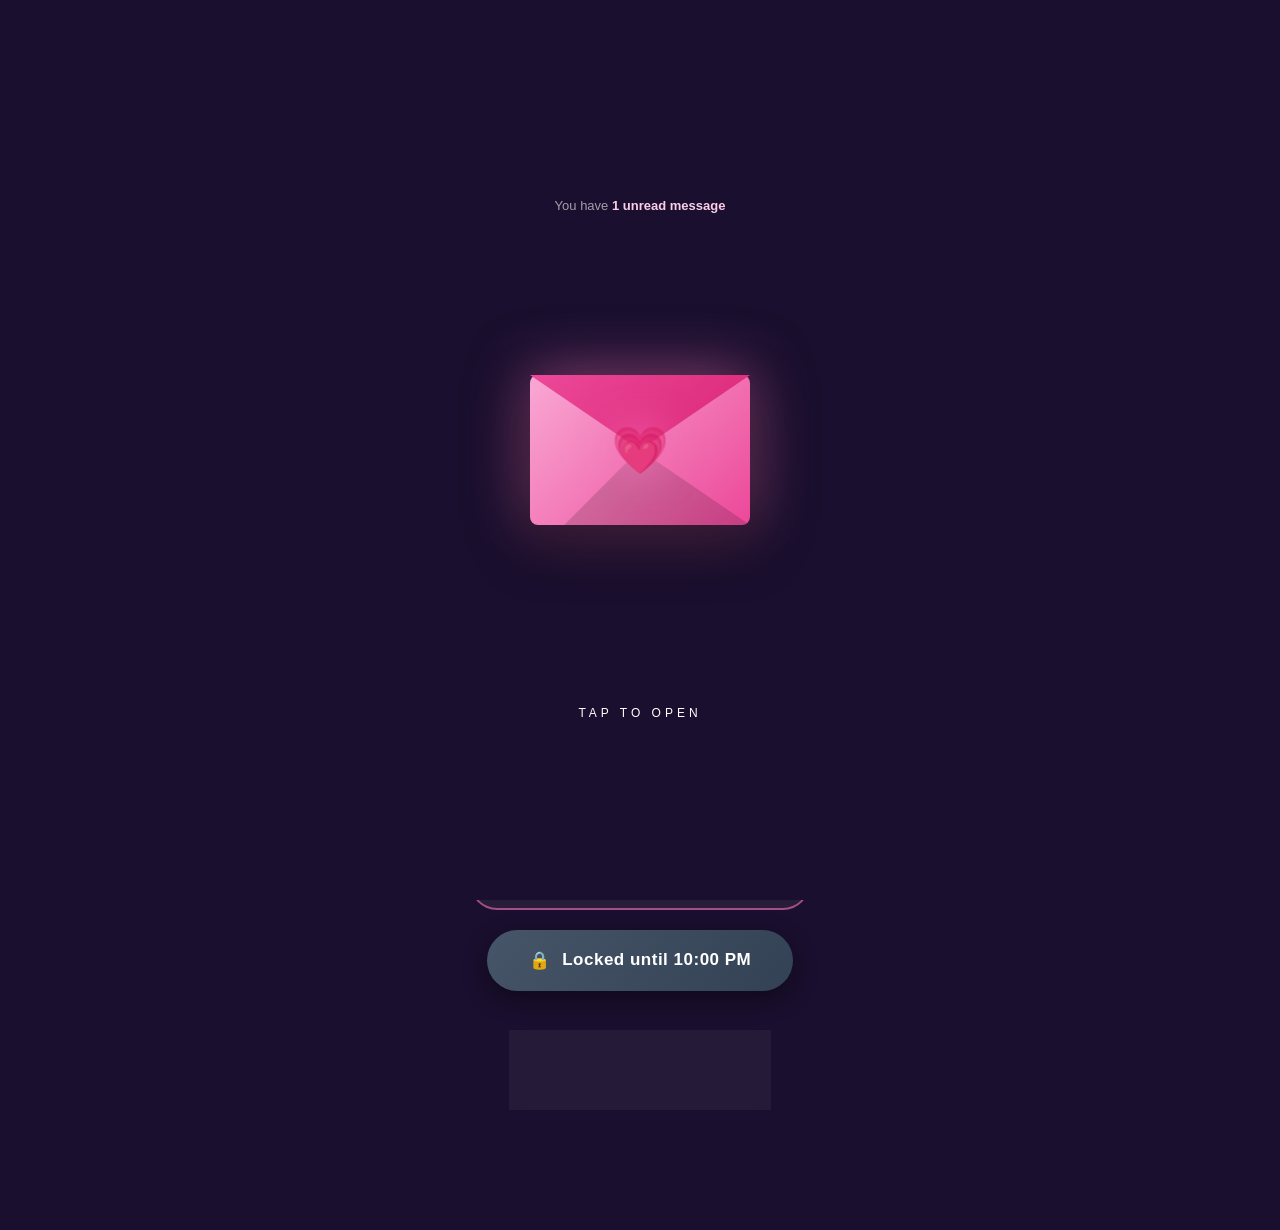
<file: couples-app/invite.html>
<!DOCTYPE html>
<html lang="en">
<head>
<meta charset="UTF-8" />
<meta name="viewport" content="width=device-width, initial-scale=1.0, viewport-fit=cover" />
<meta name="theme-color" content="#1a0f2e" />
<title>You're invited 💗</title>
<style>
  * { box-sizing: border-box; margin: 0; padding: 0; }
  html, body {
    min-height: 100vh;
    overflow-x: hidden;
    font-family: -apple-system, BlinkMacSystemFont, "Segoe UI", Roboto, sans-serif;
    color: white;
    background: #1a0f2e;
    -webkit-tap-highlight-color: transparent;
  }
  body { overflow-y: auto; }
  body.milestone-close { animation: subtleShake 3s ease-in-out infinite; }
  body.milestone-final { animation: shake 1.5s ease-in-out infinite; }
  @keyframes subtleShake { 0%,100% { transform: translateX(0); } 50% { transform: translateX(2px); } }
  @keyframes shake      { 0%,100% { transform: translateX(0); } 25% { transform: translateX(-3px); } 75% { transform: translateX(3px); } }

  /* ==================== BACKGROUND ==================== */
  .bg {
    position: fixed; inset: 0;
    background:
      radial-gradient(ellipse at 20% 20%, rgba(236, 72, 153, .4) 0%, transparent 40%),
      radial-gradient(ellipse at 80% 60%, rgba(139, 92, 246, .35) 0%, transparent 45%),
      radial-gradient(ellipse at 50% 100%, rgba(59, 130, 246, .3) 0%, transparent 50%),
      linear-gradient(160deg, #1a0f2e, #2d1b4e, #1e1b4b);
    z-index: 0;
    animation: auroraShift 20s ease-in-out infinite alternate;
  }
  @keyframes auroraShift {
    0%   { transform: scale(1) rotate(0); filter: hue-rotate(0); }
    100% { transform: scale(1.1) rotate(4deg); filter: hue-rotate(30deg); }
  }
  body.milestone-close .bg { animation-duration: 8s; filter: saturate(1.3); }
  body.milestone-final .bg { animation-duration: 3s; filter: saturate(1.6) brightness(1.1); }

  .stars, .stars::after {
    position: fixed; inset: 0;
    background-image:
      radial-gradient(1px 1px at 20% 30%, #fff, transparent),
      radial-gradient(1px 1px at 60% 70%, #fff, transparent),
      radial-gradient(1.5px 1.5px at 50% 50%, #fff, transparent),
      radial-gradient(1px 1px at 80% 10%, #fff, transparent),
      radial-gradient(2px 2px at 90% 60%, #fff, transparent),
      radial-gradient(1px 1px at 33% 80%, #fff, transparent),
      radial-gradient(1.5px 1.5px at 10% 90%, #fff, transparent),
      radial-gradient(1px 1px at 70% 40%, #fff, transparent);
    background-size: 400px 400px;
    z-index: 1;
  }
  .stars { animation: twinkle 4s linear infinite; opacity: .5; }
  .stars::after { content: ''; background-size: 300px 300px; opacity: .4; animation: twinkle 6s linear infinite reverse; }
  @keyframes twinkle { 0%,100% { opacity: .4; } 50% { opacity: .9; } }

  /* Floating hearts + petals */
  .heart-rain { position: fixed; inset: 0; pointer-events: none; z-index: 2; overflow: hidden; }
  .heart {
    position: absolute; bottom: -40px;
    font-size: 22px;
    animation: rise linear infinite;
    opacity: 0;
    filter: drop-shadow(0 0 8px rgba(244, 114, 182, .5));
  }
  @keyframes rise {
    0%   { transform: translateY(0) rotate(0) scale(.8); opacity: 0; }
    10%  { opacity: .9; }
    50%  { transform: translateY(-50vh) translateX(20px) rotate(180deg) scale(1); }
    100% { transform: translateY(-110vh) translateX(-20px) rotate(360deg) scale(.7); opacity: 0; }
  }
  .petal {
    position: absolute;
    top: -30px;
    font-size: 18px;
    animation: fall linear infinite;
    opacity: .7;
  }
  @keyframes fall {
    0%   { transform: translateY(0) translateX(0) rotate(0); opacity: 0; }
    10%  { opacity: .8; }
    90%  { opacity: .8; }
    100% { transform: translateY(110vh) translateX(60px) rotate(720deg); opacity: 0; }
  }

  /* ==================== ENVELOPE INTRO ==================== */
  .envelope-scene {
    position: fixed; inset: 0;
    z-index: 100;
    background: #1a0f2e;
    display: flex;
    align-items: center; justify-content: center;
    perspective: 1200px;
    cursor: pointer;
    transition: opacity 1.2s ease .6s;
  }
  .envelope-scene.gone { opacity: 0; pointer-events: none; }
  .env-3d {
    position: relative;
    width: 220px; height: 150px;
    transform-style: preserve-3d;
    animation: envIdle 2s ease-in-out infinite;
    transition: transform 1s ease;
  }
  .env-3d.opening { animation: envShake .4s ease-in-out; }
  .env-3d.opened .env-flap { transform: rotateX(180deg); }
  .env-3d.opened .env-letter { animation: letterFly 1.4s cubic-bezier(.3,.9,.4,1) forwards; }
  @keyframes envIdle {
    0%, 100% { transform: rotate(-4deg) translateY(0); }
    50%      { transform: rotate(4deg) translateY(-6px); }
  }
  @keyframes envShake {
    0%,100% { transform: translateX(0); }
    25%     { transform: translateX(-8px) rotate(-3deg); }
    75%     { transform: translateX(8px) rotate(3deg); }
  }
  .env-body {
    position: absolute; inset: 0;
    background: linear-gradient(135deg, #f9a8d4, #ec4899);
    border-radius: 8px;
    box-shadow: 0 20px 50px rgba(0, 0, 0, .5), 0 0 60px rgba(244, 114, 182, .6);
  }
  .env-body::before {
    content: '';
    position: absolute; inset: 0;
    background: linear-gradient(135deg, transparent 49.5%, rgba(0,0,0,.15) 50%);
    border-radius: 8px;
    z-index: 2;
    clip-path: polygon(0 100%, 50% 50%, 100% 100%);
  }
  .env-flap {
    position: absolute; top: 0; left: 0; right: 0;
    height: 75px;
    background: linear-gradient(135deg, #ec4899, #db2777);
    clip-path: polygon(0 0, 100% 0, 50% 100%);
    transform-origin: top center;
    transition: transform 1.2s cubic-bezier(.6,-.15,.4,1.15);
    z-index: 3;
  }
  .env-heart {
    position: absolute;
    top: 50%; left: 50%;
    transform: translate(-50%, -50%);
    font-size: 46px;
    z-index: 4;
    filter: drop-shadow(0 0 20px rgba(244, 114, 182, .9));
    animation: heartBeat 1s ease-in-out infinite;
  }
  @keyframes heartBeat {
    0%, 100% { transform: translate(-50%, -50%) scale(1); }
    50%      { transform: translate(-50%, -50%) scale(1.15); }
  }
  .env-letter {
    position: absolute;
    top: 20px; left: 20px; right: 20px; bottom: 20px;
    background: linear-gradient(135deg, #fef3c7, #fbcfe8);
    border-radius: 4px;
    opacity: 0;
    z-index: 1;
    display: flex;
    align-items: center; justify-content: center;
    font-size: 24px;
    color: #831843;
  }
  @keyframes letterFly {
    0%   { transform: translateY(0) scale(1); opacity: 0; }
    30%  { transform: translateY(-40px) scale(1.05); opacity: 1; z-index: 5; }
    60%  { transform: translateY(-100px) scale(2) rotate(-5deg); opacity: 1; }
    100% { transform: translateY(-300px) scale(4) rotate(0); opacity: 0; }
  }
  .env-tap {
    position: absolute;
    bottom: 20%;
    color: white;
    font-size: 12px;
    letter-spacing: 4px;
    text-transform: uppercase;
    animation: fadeInOut 2s ease-in-out infinite;
  }
  @keyframes fadeInOut {
    0%,100% { opacity: .3; letter-spacing: 3px; }
    50%     { opacity: .9; letter-spacing: 5px; }
  }
  .env-hint {
    position: absolute;
    top: 22%;
    color: rgba(255,255,255,.6);
    font-size: 13px;
    animation: fadeInDown 1s ease .4s both;
  }
  .env-hint strong { color: #fbcfe8; }

  /* ==================== MAIN ==================== */
  .wrap {
    position: relative;
    z-index: 10;
    min-height: 100vh;
    display: flex;
    flex-direction: column;
    align-items: center;
    padding: 40px 24px 120px;
    text-align: center;
  }
  @keyframes fadeInDown {
    from { opacity: 0; transform: translateY(-20px); }
    to   { opacity: 1; transform: translateY(0); }
  }
  @keyframes fadeInUp {
    from { opacity: 0; transform: translateY(30px); }
    to   { opacity: 1; transform: translateY(0); }
  }

  .greeting {
    font-size: 14px;
    color: rgba(255,255,255,.85);
    margin-bottom: 8px;
    animation: fadeInDown .8s ease .1s both;
  }
  .greeting strong { color: #fbcfe8; font-weight: 700; }

  .eyebrow {
    display: inline-block;
    font-size: 11px;
    letter-spacing: 4px;
    text-transform: uppercase;
    color: white;
    margin-bottom: 20px;
    padding: 6px 16px;
    background: linear-gradient(135deg, rgba(236, 72, 153, .3), rgba(139, 92, 246, .3));
    border: 1px solid rgba(244, 114, 182, .5);
    border-radius: 100px;
    backdrop-filter: blur(10px);
    -webkit-backdrop-filter: blur(10px);
    animation: fadeInDown .8s ease .3s both;
  }
  .eyebrow-dot {
    display: inline-block;
    width: 6px; height: 6px;
    background: #f472b6;
    border-radius: 50%;
    margin-right: 8px;
    animation: pulse-dot 1.5s ease-in-out infinite;
    vertical-align: middle;
  }
  @keyframes pulse-dot {
    0%,100% { box-shadow: 0 0 0 0 rgba(244,114,182,.7); }
    70%     { box-shadow: 0 0 0 10px rgba(244,114,182,0); }
  }

  .title {
    font-size: clamp(52px, 15vw, 92px);
    font-weight: 900;
    line-height: 1;
    margin-bottom: 16px;
    letter-spacing: -2px;
    display: flex;
    justify-content: center;
    gap: 4px;
  }
  .title span {
    display: inline-block;
    background: linear-gradient(135deg, #f472b6, #a78bfa, #60a5fa, #f472b6);
    background-size: 300% 300%;
    -webkit-background-clip: text;
    -webkit-text-fill-color: transparent;
    background-clip: text;
    animation:
      letterDrop .6s cubic-bezier(.5, -.5, .3, 1.5) both,
      shimmer 3s ease-in-out infinite;
    filter: drop-shadow(0 0 20px rgba(244, 114, 182, .6));
  }
  .title span:nth-child(1) { animation-delay: .8s, 3s; }
  .title span:nth-child(2) { animation-delay: 1s, 3.2s; }
  .title span:nth-child(3) { animation-delay: 1.2s, 3.4s; font-size: .7em; vertical-align: middle; }
  @keyframes letterDrop {
    0%   { opacity: 0; transform: translateY(-40px) scale(2) rotate(20deg); filter: blur(10px); }
    100% { opacity: 1; transform: translateY(0) scale(1) rotate(0); filter: blur(0); }
  }
  @keyframes shimmer {
    0%, 100% { background-position: 0% 50%; }
    50%      { background-position: 100% 50%; }
  }

  .from-line {
    font-size: 12px;
    letter-spacing: 2px;
    text-transform: uppercase;
    color: rgba(255,255,255,.65);
    margin-bottom: 24px;
    animation: fadeInDown 1s ease 1.5s both;
  }
  .from-line strong {
    background: linear-gradient(135deg, #f472b6, #ec4899);
    -webkit-background-clip: text;
    -webkit-text-fill-color: transparent;
    background-clip: text;
    font-weight: 800;
  }

  .subtitle {
    font-size: clamp(15px, 4vw, 18px);
    color: rgba(255,255,255,.9);
    margin-bottom: 32px;
    line-height: 1.6;
    max-width: 340px;
    animation: fadeInUp 1s ease 1.7s both;
  }
  .subtitle strong { color: #fbcfe8; font-weight: 700; }

  /* ==================== PROGRESS RING + COUNTDOWN ==================== */
  .ring-wrap {
    position: relative;
    width: 220px; height: 220px;
    margin-bottom: 20px;
    animation: fadeInUp 1s ease 2s both;
  }
  .ring-wrap svg { position: absolute; inset: 0; transform: rotate(-90deg); }
  .ring-track { fill: none; stroke: rgba(255,255,255,.08); stroke-width: 6; }
  .ring-progress {
    fill: none;
    stroke: url(#ringGrad);
    stroke-width: 6;
    stroke-linecap: round;
    filter: drop-shadow(0 0 8px rgba(244, 114, 182, .8));
    transition: stroke-dashoffset .5s ease;
  }
  .ring-inner {
    position: absolute; inset: 0;
    display: flex;
    flex-direction: column;
    align-items: center;
    justify-content: center;
    gap: 4px;
  }
  .ring-time {
    font-size: 34px;
    font-weight: 900;
    font-variant-numeric: tabular-nums;
    color: white;
    text-shadow: 0 0 24px rgba(244, 114, 182, .7);
    line-height: 1;
  }
  body.milestone-final .ring-time { font-size: 46px; animation: bigPulse 1s ease-in-out infinite; }
  @keyframes bigPulse {
    0%, 100% { transform: scale(1); }
    50%      { transform: scale(1.08); }
  }
  .ring-lbl {
    font-size: 10px;
    letter-spacing: 3px;
    text-transform: uppercase;
    color: rgba(255,255,255,.7);
    margin-top: 8px;
  }
  .ring-status {
    font-size: 11px;
    letter-spacing: 2px;
    text-transform: uppercase;
    color: #fbcfe8;
    margin-top: 6px;
    font-weight: 600;
    min-height: 14px;
  }

  .cd-until {
    font-size: 13px;
    color: rgba(255,255,255,.7);
    margin-bottom: 20px;
    animation: fadeInUp 1s ease 2.2s both;
  }
  .cd-until strong { color: #fbcfe8; font-weight: 700; }

  /* ==================== SNEAK PEEK ==================== */
  .peek {
    width: 100%;
    max-width: 380px;
    margin-bottom: 24px;
    animation: fadeInUp 1s ease 2.5s both;
  }
  .peek-title {
    font-size: 11px;
    letter-spacing: 3px;
    text-transform: uppercase;
    color: rgba(255,255,255,.5);
    margin-bottom: 12px;
  }
  .peek-cards {
    display: grid;
    grid-template-columns: repeat(5, 1fr);
    gap: 6px;
  }
  .peek-card {
    aspect-ratio: 1;
    background: rgba(255,255,255,.08);
    border: 1px solid rgba(255,255,255,.15);
    border-radius: 12px;
    display: flex;
    flex-direction: column;
    align-items: center;
    justify-content: center;
    gap: 4px;
    backdrop-filter: blur(10px);
    -webkit-backdrop-filter: blur(10px);
    animation: peekFloat 3s ease-in-out infinite;
  }
  .peek-card:nth-child(1) { animation-delay: 0s; }
  .peek-card:nth-child(2) { animation-delay: .3s; }
  .peek-card:nth-child(3) { animation-delay: .6s; }
  .peek-card:nth-child(4) { animation-delay: .9s; }
  .peek-card:nth-child(5) { animation-delay: 1.2s; }
  @keyframes peekFloat {
    0%,100% { transform: translateY(0); }
    50%     { transform: translateY(-6px); }
  }
  .peek-card .emoji { font-size: 22px; filter: drop-shadow(0 0 8px rgba(244,114,182,.4)); }
  .peek-card .lbl { font-size: 9px; color: rgba(255,255,255,.7); letter-spacing: 1px; }

  /* Secret peek (unlocks at T-5min) */
  .secret-peek {
    display: none;
    width: 100%;
    max-width: 380px;
    margin-bottom: 24px;
    padding: 14px;
    border-radius: 14px;
    background: linear-gradient(135deg, rgba(236, 72, 153, .2), rgba(139, 92, 246, .2));
    border: 1px solid rgba(244, 114, 182, .5);
    text-align: center;
    animation: peekReveal 1s ease both;
  }
  .secret-peek.show { display: block; }
  @keyframes peekReveal {
    from { opacity: 0; transform: scale(.85); filter: blur(10px); }
    to   { opacity: 1; transform: scale(1); filter: blur(0); }
  }
  .secret-peek .sp-title {
    font-size: 12px; letter-spacing: 3px; text-transform: uppercase;
    color: #fbcfe8; margin-bottom: 8px; font-weight: 700;
  }
  .secret-peek .sp-text {
    font-size: 14px; color: rgba(255,255,255,.9); line-height: 1.5;
  }

  /* ==================== RSVP ==================== */
  .rsvp {
    width: 100%;
    max-width: 340px;
    margin-bottom: 20px;
    animation: fadeInUp 1s ease 2.6s both;
  }
  .rsvp-btn {
    width: 100%;
    padding: 16px 20px;
    border-radius: 100px;
    border: 2px solid rgba(244, 114, 182, .6);
    background: rgba(255, 255, 255, .06);
    backdrop-filter: blur(10px);
    color: white;
    font-size: 15px;
    font-weight: 700;
    cursor: pointer;
    transition: all .2s;
    display: flex;
    align-items: center;
    justify-content: center;
    gap: 10px;
  }
  .rsvp-btn:active { transform: scale(.95); }
  .rsvp-btn:hover { background: rgba(244, 114, 182, .15); }
  .rsvp-btn.done {
    background: linear-gradient(135deg, #ec4899, #a855f7);
    border-color: transparent;
    box-shadow: 0 8px 24px rgba(236, 72, 153, .4);
    cursor: default;
  }
  .rsvp-btn.done:hover { background: linear-gradient(135deg, #ec4899, #a855f7); }

  /* ==================== CTA ==================== */
  .cta-wrap {
    position: relative;
    animation: fadeInUp 1s ease 2.8s both;
    margin-bottom: 20px;
  }
  .cta {
    position: relative;
    display: inline-flex;
    align-items: center;
    gap: 12px;
    padding: 20px 42px;
    border-radius: 100px;
    border: none;
    font-size: 17px;
    font-weight: 800;
    color: white;
    background: linear-gradient(135deg, #ec4899, #a855f7);
    cursor: pointer;
    box-shadow: 0 14px 40px rgba(236, 72, 153, .55);
    transition: transform .2s;
    letter-spacing: .5px;
    z-index: 2;
    overflow: hidden;
  }
  .cta::before {
    content: '';
    position: absolute;
    inset: -4px;
    background: linear-gradient(135deg, #ec4899, #a855f7, #60a5fa, #ec4899);
    background-size: 300% 300%;
    border-radius: 100px;
    z-index: -1;
    animation: rainbowRotate 3s linear infinite;
    filter: blur(8px);
    opacity: .8;
  }
  @keyframes rainbowRotate {
    0%,100% { background-position: 0% 50%; }
    50%     { background-position: 100% 50%; }
  }
  .cta:active { transform: scale(.94); }
  .cta.locked {
    background: linear-gradient(135deg, #475569, #334155);
    box-shadow: 0 8px 24px rgba(0,0,0,.4);
    cursor: not-allowed;
    animation: none;
  }
  .cta.locked::before { opacity: 0; }
  .cta.pulse { animation: pulse-cta 1.8s ease-in-out infinite; }
  @keyframes pulse-cta {
    0%,100% { transform: scale(1); }
    50%     { transform: scale(1.05); }
  }
  body.milestone-final .cta.locked {
    background: linear-gradient(135deg, #ec4899, #64748b);
    animation: readyPulse 1s ease-in-out infinite;
  }
  @keyframes readyPulse {
    0%,100% { box-shadow: 0 8px 24px rgba(236, 72, 153, .4); }
    50%     { box-shadow: 0 12px 40px rgba(236, 72, 153, .9); }
  }

  .signature-block {
    margin-top: 20px;
    padding: 12px 20px;
    border-radius: 16px;
    background: rgba(255,255,255,.05);
    border: 1px solid rgba(255,255,255,.1);
    backdrop-filter: blur(10px);
    -webkit-backdrop-filter: blur(10px);
    font-size: 13px;
    color: rgba(255,255,255,.75);
    animation: fadeInUp 1s ease 3s both;
    max-width: 320px;
  }
  .signature-block em {
    display: block;
    color: #fbcfe8;
    font-style: italic;
    font-size: 14px;
    margin-bottom: 6px;
  }
  .signature-block strong { color: #f472b6; font-weight: 700; }

  /* Music toggle */
  .music-toggle {
    position: fixed;
    top: max(16px, env(safe-area-inset-top, 16px));
    right: 16px;
    width: 40px; height: 40px;
    border-radius: 50%;
    background: rgba(255,255,255,.1);
    border: 1px solid rgba(255,255,255,.2);
    backdrop-filter: blur(10px);
    color: white;
    cursor: pointer;
    z-index: 60;
    display: flex; align-items: center; justify-content: center;
    font-size: 16px;
    transition: all .2s;
  }
  .music-toggle:active { transform: scale(.9); }
  .music-toggle.playing {
    background: linear-gradient(135deg, #ec4899, #a855f7);
    border-color: transparent;
    box-shadow: 0 4px 14px rgba(236, 72, 153, .5);
  }
  .music-toggle.playing::after {
    content: '';
    position: absolute;
    inset: -4px;
    border-radius: 50%;
    border: 2px solid rgba(244, 114, 182, .5);
    animation: musicRing 1.5s ease-in-out infinite;
  }
  @keyframes musicRing {
    0%   { transform: scale(1); opacity: .8; }
    100% { transform: scale(1.6); opacity: 0; }
  }

  /* Confetti / trail / firework */
  .confetti-piece { position: fixed; top: -20px; z-index: 200; pointer-events: none; }
  .unlock-flash {
    position: fixed; inset: 0;
    background: radial-gradient(circle, rgba(244,114,182,.8) 0%, transparent 70%);
    z-index: 50;
    pointer-events: none;
    opacity: 0;
  }
  .unlock-flash.show { animation: flash 1.2s ease-out; }
  @keyframes flash {
    0%   { opacity: 0; transform: scale(.3); }
    30%  { opacity: 1; }
    100% { opacity: 0; transform: scale(3.5); }
  }
  .tap-heart {
    position: fixed;
    font-size: 22px;
    pointer-events: none;
    z-index: 150;
    animation: tapHeart 1s ease-out forwards;
  }
  @keyframes tapHeart {
    0%   { transform: translate(-50%, -50%) scale(.5); opacity: 1; }
    100% { transform: translate(-50%, -140px) scale(1.4); opacity: 0; }
  }
  .cursor-heart {
    position: fixed;
    font-size: 14px;
    pointer-events: none;
    z-index: 150;
    animation: trailFade .8s ease-out forwards;
  }
  @keyframes trailFade {
    0%   { transform: translate(-50%, -50%) scale(1); opacity: .9; }
    100% { transform: translate(-50%, -50%) scale(.3); opacity: 0; }
  }
  .firework-particle {
    position: fixed;
    width: 4px; height: 4px;
    border-radius: 50%;
    z-index: 40;
    pointer-events: none;
  }
</style>
</head>
<body>

<div class="bg"></div>
<div class="stars"></div>
<div class="heart-rain" id="heartRain"></div>
<div class="unlock-flash" id="unlockFlash"></div>

<button class="music-toggle" id="musicToggle" title="Toggle music">
  <span id="musicIcon">🎵</span>
</button>

<!-- Envelope intro -->
<div class="envelope-scene" id="envelope">
  <div class="env-hint">You have <strong>1 unread message</strong></div>
  <div class="env-3d" id="env3d">
    <div class="env-letter">💗</div>
    <div class="env-body"></div>
    <div class="env-flap"></div>
    <div class="env-heart">💗</div>
  </div>
  <div class="env-tap">tap to open</div>
</div>

<main class="wrap">
  <div class="greeting" id="greeting">Hi Naqib 💗</div>
  <div class="eyebrow"><span class="eyebrow-dot"></span>Live invitation</div>

  <h1 class="title">
    <span>U</span><span>s</span><span>💗</span>
  </h1>

  <div class="from-line">From <strong>Athirah</strong> · to Naqib only</div>

  <p class="subtitle">
    Tonight, something private just for us goes live 💌<br>
    A little world where every hangout, memory, and secret question lives together.<br>
    <strong>Ready in:</strong>
  </p>

  <!-- Progress ring + countdown -->
  <div class="ring-wrap">
    <svg viewBox="0 0 220 220">
      <defs>
        <linearGradient id="ringGrad" x1="0" y1="0" x2="1" y2="1">
          <stop offset="0" stop-color="#f472b6"/>
          <stop offset=".5" stop-color="#a855f7"/>
          <stop offset="1" stop-color="#60a5fa"/>
        </linearGradient>
      </defs>
      <circle class="ring-track" cx="110" cy="110" r="98"/>
      <circle class="ring-progress" id="ringProgress" cx="110" cy="110" r="98"
              stroke-dasharray="615.75" stroke-dashoffset="615.75"/>
    </svg>
    <div class="ring-inner">
      <div class="ring-time" id="ringTime">--:--:--</div>
      <div class="ring-lbl" id="ringLbl">until launch</div>
      <div class="ring-status" id="ringStatus"></div>
    </div>
  </div>
  <div class="cd-until" id="cdUntil">launches at <strong>10:00 PM</strong> tonight</div>

  <div class="secret-peek" id="secretPeek">
    <div class="sp-title">🔓 Sneak peek unlocked</div>
    <div class="sp-text">
      Just 5 minutes left, love 💗<br>
      Get ready — something beautiful is waiting inside.
    </div>
  </div>

  <div class="peek">
    <div class="peek-title">✨ what's inside ✨</div>
    <div class="peek-cards">
      <div class="peek-card"><div class="emoji">📅</div><div class="lbl">Today</div></div>
      <div class="peek-card"><div class="emoji">🎮</div><div class="lbl">Games</div></div>
      <div class="peek-card"><div class="emoji">🗓️</div><div class="lbl">Plans</div></div>
      <div class="peek-card"><div class="emoji">📸</div><div class="lbl">Feed</div></div>
      <div class="peek-card"><div class="emoji">💰</div><div class="lbl">Finance</div></div>
    </div>
  </div>

  <div class="rsvp">
    <button class="rsvp-btn" id="rsvpBtn">
      <span id="rsvpIcon">💌</span>
      <span id="rsvpText">RSVP — I'll be there</span>
    </button>
  </div>

  <div class="cta-wrap">
    <button class="cta locked" id="cta" disabled>
      <span id="cta-emoji">🔒</span>
      <span id="cta-text">Locked until 10:00 PM</span>
    </button>
  </div>

  <div class="signature-block">
    <em>"I built this whole thing for us today.<br>Can't wait to show you tonight 💗"</em>
    — <strong>Athirah</strong>
  </div>
</main>

<script>
  // ---------- Time-of-day greeting ----------
  (function() {
    const h = new Date().getHours();
    let text = 'Hi Naqib 💗';
    if (h < 5)       text = 'Awake this late, Naqib? 🌙';
    else if (h < 12) text = 'Good morning Naqib ☀️';
    else if (h < 17) text = 'Good afternoon Naqib 💗';
    else if (h < 21) text = 'Good evening Naqib 💗';
    else             text = 'Almost time, love 🌙💗';
    document.getElementById('greeting').textContent = text;
  })();

  // ---------- Envelope ----------
  const envelope = document.getElementById('envelope');
  const env3d = document.getElementById('env3d');
  let opened = false;
  envelope.addEventListener('click', () => {
    if (opened) return;
    opened = true;
    env3d.classList.add('opening');
    setTimeout(() => env3d.classList.add('opened'), 400);
    setTimeout(() => {
      envelope.classList.add('gone');
      setTimeout(() => envelope.remove(), 1400);
      burstConfetti(60);
      setTimeout(() => burstConfetti(40), 300);
    }, 1200);
    setTimeout(() => spawnFirework(window.innerWidth * .3, window.innerHeight * .4), 1400);
    setTimeout(() => spawnFirework(window.innerWidth * .7, window.innerHeight * .5), 1700);
  });

  // ---------- Ambient hearts + petals ----------
  const heartEmojis = ['💗','💖','💕','💓','💘','✨','🌸','🩷'];
  const petalEmojis = ['🌸','🌺','🌷','💮'];
  const rain = document.getElementById('heartRain');
  function spawnHeart() {
    const h = document.createElement('div');
    h.className = 'heart';
    h.textContent = heartEmojis[Math.floor(Math.random() * heartEmojis.length)];
    h.style.left = Math.random() * 100 + 'vw';
    h.style.fontSize = (14 + Math.random() * 22) + 'px';
    const dur = 6 + Math.random() * 7;
    h.style.animationDuration = dur + 's';
    h.style.opacity = .5 + Math.random() * .5;
    rain.appendChild(h);
    setTimeout(() => h.remove(), dur * 1000 + 200);
  }
  function spawnPetal() {
    const p = document.createElement('div');
    p.className = 'petal';
    p.textContent = petalEmojis[Math.floor(Math.random() * petalEmojis.length)];
    p.style.left = Math.random() * 100 + 'vw';
    p.style.fontSize = (12 + Math.random() * 14) + 'px';
    const dur = 8 + Math.random() * 6;
    p.style.animationDuration = dur + 's';
    rain.appendChild(p);
    setTimeout(() => p.remove(), dur * 1000 + 200);
  }
  let heartInterval = setInterval(spawnHeart, 350);
  let petalInterval = setInterval(spawnPetal, 800);
  for (let i = 0; i < 12; i++) setTimeout(spawnHeart, i * 200);

  // ---------- Countdown + progress ring + milestones ----------
  function getTarget() {
    const t = new Date();
    t.setHours(22, 0, 0, 0);
    if (t.getTime() < Date.now()) t.setDate(t.getDate() + 1);
    return t;
  }
  const target = getTarget();
  // Ring: fill up over the 12h leading to launch
  const ringSpanMs = 12 * 3600 * 1000;
  const ringStart = target.getTime() - ringSpanMs;
  const ringLen = 615.75; // circumference of r=98

  let unlocked = false;
  let currentMilestone = '';

  const cta = document.getElementById('cta');
  const ctaEmoji = document.getElementById('cta-emoji');
  const ctaText = document.getElementById('cta-text');
  const cdUntil = document.getElementById('cdUntil');
  const ringTime = document.getElementById('ringTime');
  const ringLbl = document.getElementById('ringLbl');
  const ringStatus = document.getElementById('ringStatus');
  const ringProgress = document.getElementById('ringProgress');
  const secretPeek = document.getElementById('secretPeek');

  function tick() {
    const now = Date.now();
    const diff = target.getTime() - now;
    if (diff <= 0 && !unlocked) return unlock();

    const h = Math.floor(diff / 3600000);
    const m = Math.floor((diff % 3600000) / 60000);
    const s = Math.floor((diff % 60000) / 1000);
    if (h > 0)       ringTime.textContent = `${String(h).padStart(2,'0')}:${String(m).padStart(2,'0')}:${String(s).padStart(2,'0')}`;
    else if (m > 0)  ringTime.textContent = `${String(m).padStart(2,'0')}:${String(s).padStart(2,'0')}`;
    else             ringTime.textContent = `${s}s`;

    // Ring progress
    const elapsed = now - ringStart;
    const pct = Math.max(0, Math.min(1, elapsed / ringSpanMs));
    ringProgress.style.strokeDashoffset = ringLen * (1 - pct);

    // Milestones
    let ms = 'chill';
    if      (diff <= 60 * 1000)      ms = 'final';   // < 1 minute
    else if (diff <= 10 * 60 * 1000) ms = 'close';   // < 10 min
    else if (diff <= 60 * 60 * 1000) ms = 'near';    // < 1 hour
    if (ms !== currentMilestone) applyMilestone(ms);

    // Secret peek at 5 min
    if (diff <= 5 * 60 * 1000 && !secretPeek.classList.contains('show')) {
      secretPeek.classList.add('show');
      burstConfetti(40);
    }
  }

  function applyMilestone(ms) {
    currentMilestone = ms;
    document.body.classList.remove('milestone-near','milestone-close','milestone-final');
    if (ms === 'near') {
      document.body.classList.add('milestone-close'); // subtle shake starts
      ringStatus.textContent = '⏳ almost time';
      cdUntil.innerHTML = '<strong>Less than 1 hour</strong> to go 💗';
      // faster hearts
      clearInterval(heartInterval); heartInterval = setInterval(spawnHeart, 200);
    } else if (ms === 'close') {
      document.body.classList.add('milestone-close');
      ringStatus.textContent = '💗 minutes away';
      cdUntil.innerHTML = 'Just <strong>a few minutes</strong> now...';
      clearInterval(heartInterval); heartInterval = setInterval(spawnHeart, 150);
    } else if (ms === 'final') {
      document.body.classList.add('milestone-final');
      ringStatus.textContent = '🔥 unlocking...';
      cdUntil.innerHTML = '<strong>Any second now 💗</strong>';
      clearInterval(heartInterval); heartInterval = setInterval(spawnHeart, 80);
      ctaText.textContent = 'Ready any moment...';
    }
  }

  tick();
  const timer = setInterval(tick, 500);

  function unlock() {
    if (unlocked) return;
    unlocked = true;
    clearInterval(timer);
    document.body.classList.remove('milestone-close','milestone-final');
    document.getElementById('unlockFlash').classList.add('show');

    burstConfetti(180);
    setTimeout(() => burstConfetti(120), 400);
    setTimeout(() => burstConfetti(100), 900);
    for (let i = 0; i < 8; i++) {
      setTimeout(() => spawnFirework(
        Math.random() * window.innerWidth,
        window.innerHeight * (.2 + Math.random() * .4)
      ), i * 300);
    }

    ringTime.textContent = '💗';
    ringLbl.textContent = "it's time";
    ringStatus.textContent = '✨ open now ✨';
    ringProgress.style.strokeDashoffset = 0;

    cdUntil.textContent = "✨ We're live ✨";
    cdUntil.style.fontSize = '20px';
    cdUntil.style.fontWeight = '800';
    cdUntil.style.color = '#fbcfe8';

    cta.classList.remove('locked');
    cta.classList.add('pulse');
    cta.disabled = false;
    ctaEmoji.textContent = '💗';
    ctaText.textContent = 'Open Us';
    cta.addEventListener('click', () => {
      burstConfetti(200);
      setTimeout(() => window.location.href = 'https://atrh.xo.je/couples-app/', 500);
    });
  }

  // ---------- RSVP ----------
  const rsvpBtn = document.getElementById('rsvpBtn');
  const rsvpText = document.getElementById('rsvpText');
  const rsvpIcon = document.getElementById('rsvpIcon');

  function setRsvpDone(atStr) {
    rsvpBtn.classList.add('done');
    rsvpBtn.disabled = true;
    rsvpIcon.textContent = '💗';
    rsvpText.textContent = "You've confirmed — see you at 10 PM";
  }

  const API_BASE = 'https://atrh.xo.je/couples-app/api/index.php';

  async function loadRsvp() {
    try {
      const res = await fetch(API_BASE, {
        method: 'POST',
        headers: { 'Content-Type': 'application/json' },
        body: JSON.stringify({ action: 'rsvp_get' })
      });
      const j = await res.json();
      if (j.ok && j.data && j.data.confirmed) setRsvpDone(j.data.at);
    } catch (e) {}
  }
  loadRsvp();

  rsvpBtn.addEventListener('click', async () => {
    if (rsvpBtn.classList.contains('done')) return;
    burstConfetti(60);
    for (let i = 0; i < 4; i++) {
      setTimeout(() => spawnFirework(
        (.2 + Math.random() * .6) * window.innerWidth,
        (.3 + Math.random() * .3) * window.innerHeight
      ), i * 200);
    }
    setRsvpDone();
    try {
      await fetch(API_BASE, {
        method: 'POST',
        headers: { 'Content-Type': 'application/json' },
        body: JSON.stringify({ action: 'rsvp_set', by: 'bf' })
      });
    } catch (e) {}
  });

  // ---------- Debug: long-press eyebrow 3s to unlock ----------
  let holdTimer;
  const eyebrow = document.querySelector('.eyebrow');
  eyebrow.addEventListener('pointerdown', () => { holdTimer = setTimeout(() => unlock(), 3000); });
  eyebrow.addEventListener('pointerup', () => clearTimeout(holdTimer));
  eyebrow.addEventListener('pointerleave', () => clearTimeout(holdTimer));

  // ---------- Cursor / touch trail ----------
  let lastTrail = 0;
  function trailAt(x, y) {
    const now = Date.now();
    if (now - lastTrail < 40) return;
    lastTrail = now;
    const h = document.createElement('div');
    h.className = 'cursor-heart';
    h.textContent = ['💗','💖','✨'][Math.floor(Math.random() * 3)];
    h.style.left = x + 'px';
    h.style.top = y + 'px';
    document.body.appendChild(h);
    setTimeout(() => h.remove(), 900);
  }
  document.addEventListener('pointermove', (e) => trailAt(e.clientX, e.clientY));

  // ---------- Tap = burst ----------
  document.addEventListener('click', (e) => {
    if (e.target.closest('button')) return;
    const em = ['💗','💖','💕','✨'][Math.floor(Math.random() * 4)];
    for (let i = 0; i < 3; i++) {
      const h = document.createElement('div');
      h.className = 'tap-heart';
      h.textContent = em;
      h.style.left = e.clientX + (Math.random() - .5) * 40 + 'px';
      h.style.top = e.clientY + 'px';
      h.style.animationDelay = (i * 0.08) + 's';
      document.body.appendChild(h);
      setTimeout(() => h.remove(), 1200);
    }
  });

  // ---------- Ambient music (Web Audio, procedural) ----------
  let audioCtx = null;
  let musicOn = false;
  let musicTimer = null;
  const musicBtn = document.getElementById('musicToggle');
  const musicIcon = document.getElementById('musicIcon');

  function playNote(freq, duration = 2, delay = 0) {
    if (!audioCtx) return;
    const now = audioCtx.currentTime + delay;
    const osc = audioCtx.createOscillator();
    const gain = audioCtx.createGain();
    osc.type = 'sine';
    osc.frequency.value = freq;
    gain.gain.setValueAtTime(0, now);
    gain.gain.linearRampToValueAtTime(0.12, now + 0.05);
    gain.gain.exponentialRampToValueAtTime(0.001, now + duration);
    osc.connect(gain).connect(audioCtx.destination);
    osc.start(now);
    osc.stop(now + duration + 0.1);
  }

  // C major pentatonic (soft, always harmonic): C4 D4 E4 G4 A4 C5 D5 E5 G5
  const pentatonic = [261.63, 293.66, 329.63, 392.00, 440.00, 523.25, 587.33, 659.25, 783.99];
  function playRandomChime() {
    if (!musicOn) return;
    const n1 = pentatonic[Math.floor(Math.random() * pentatonic.length)];
    playNote(n1, 3, 0);
    if (Math.random() > .5) {
      const n2 = pentatonic[Math.floor(Math.random() * pentatonic.length)];
      playNote(n2, 3, 0.4);
    }
  }

  musicBtn.addEventListener('click', () => {
    if (!audioCtx) audioCtx = new (window.AudioContext || window.webkitAudioContext)();
    if (audioCtx.state === 'suspended') audioCtx.resume();
    musicOn = !musicOn;
    if (musicOn) {
      musicBtn.classList.add('playing');
      musicIcon.textContent = '🎶';
      playRandomChime();
      musicTimer = setInterval(playRandomChime, 2500);
    } else {
      musicBtn.classList.remove('playing');
      musicIcon.textContent = '🎵';
      clearInterval(musicTimer);
    }
  });

  // ---------- Confetti + fireworks ----------
  function burstConfetti(count) {
    const colors = ['#f472b6', '#ec4899', '#a855f7', '#60a5fa', '#fbbf24', '#f9a8d4', '#a78bfa'];
    for (let i = 0; i < count; i++) {
      const c = document.createElement('div');
      c.className = 'confetti-piece';
      c.style.left = (50 + (Math.random() - .5) * 90) + 'vw';
      c.style.width = (6 + Math.random() * 6) + 'px';
      c.style.height = (10 + Math.random() * 8) + 'px';
      c.style.background = colors[Math.floor(Math.random() * colors.length)];
      c.style.borderRadius = Math.random() > .5 ? '50%' : '2px';
      const dx = (Math.random() - .5) * 600;
      const dy = 500 + Math.random() * 400;
      const rot = Math.random() * 1080 - 540;
      const dur = 1.8 + Math.random() * 1.5;
      c.animate([
        { transform: 'translate(0,0) rotate(0deg)', opacity: 1 },
        { transform: `translate(${dx}px, ${dy}px) rotate(${rot}deg)`, opacity: 0 }
      ], { duration: dur * 1000, easing: 'cubic-bezier(.2,.7,.4,1)' });
      document.body.appendChild(c);
      setTimeout(() => c.remove(), dur * 1000);
    }
  }
  function spawnFirework(x, y) {
    const colors = ['#f472b6', '#a855f7', '#60a5fa', '#fbbf24', '#4ade80'];
    const color = colors[Math.floor(Math.random() * colors.length)];
    const particleCount = 24;
    for (let i = 0; i < particleCount; i++) {
      const p = document.createElement('div');
      p.className = 'firework-particle';
      p.style.left = x + 'px';
      p.style.top = y + 'px';
      p.style.background = color;
      p.style.boxShadow = `0 0 8px ${color}`;
      const angle = (i / particleCount) * Math.PI * 2;
      const dist = 60 + Math.random() * 80;
      const dur = .8 + Math.random() * .4;
      p.animate([
        { transform: 'translate(0,0)', opacity: 1 },
        { transform: `translate(${Math.cos(angle) * dist}px, ${Math.sin(angle) * dist}px)`, opacity: 0 }
      ], { duration: dur * 1000, easing: 'cubic-bezier(.1,.8,.3,1)' });
      document.body.appendChild(p);
      setTimeout(() => p.remove(), dur * 1000);
    }
  }
  // Background fireworks every 15s (only when calm)
  setInterval(() => {
    if (unlocked || currentMilestone === 'final') return;
    spawnFirework(
      Math.random() * window.innerWidth,
      window.innerHeight * (.15 + Math.random() * .35)
    );
  }, 15000);
</script>
</body>
</html>
</file>
<file: couples-app/css/style.css>
:root {
  --bg: #1f1523;
  --bg-elev: #2a1c30;
  --bg-elev-2: #37243f;
  --border: #47304f;
  --text: #fdf2f8;
  --text-dim: #d1a3c4;
  --accent: #f472b6;
  --accent-2: #ec4899;
  --accent-3: #fbbf24;
  --pink: #f472b6;
  --pink-2: #ec4899;
  --blue: #60a5fa;
  --blue-2: #3b82f6;
  --success: #4ade80;
  --danger: #f87171;
  --radius: 14px;
  --nav-h: 68px;
  --header-h: 54px;
}

* { box-sizing: border-box; -webkit-tap-highlight-color: transparent; }

html, body {
  margin: 0; padding: 0;
  background: var(--bg);
  color: var(--text);
  font-family: -apple-system, BlinkMacSystemFont, "Segoe UI", Roboto, "Helvetica Neue", sans-serif;
  font-size: 15px;
  overflow: hidden;
  overscroll-behavior: none;
  height: 100vh;
}

.hidden { display: none !important; }

/* ---------- Login ---------- */
.login-screen {
  position: fixed; inset: 0;
  display: flex; align-items: center; justify-content: center;
  background: linear-gradient(135deg, #1a1625 0%, #2a1f3d 100%);
  z-index: 100;
}
.login-card {
  text-align: center;
  padding: 40px 32px;
  max-width: 320px;
  width: 90%;
}
.login-heart {
  font-size: 56px;
  margin-bottom: 8px;
  animation: pulse 2s ease-in-out infinite;
}
@keyframes pulse {
  0%, 100% { transform: scale(1); }
  50% { transform: scale(1.1); }
}
.login-card h1 {
  font-size: 40px;
  margin: 0 0 8px;
  background: linear-gradient(135deg, var(--accent), var(--accent-2));
  -webkit-background-clip: text;
  -webkit-text-fill-color: transparent;
  background-clip: text;
}
.login-card p { color: var(--text-dim); margin-bottom: 28px; }
.login-buttons { display: flex; flex-direction: column; gap: 12px; }
.login-buttons button {
  padding: 16px;
  border: none;
  border-radius: var(--radius);
  background: var(--bg-elev-2);
  color: var(--text);
  font-size: 16px;
  font-weight: 600;
  cursor: pointer;
  transition: transform .15s, background .15s;
}
.login-buttons button:active { transform: scale(.97); background: var(--accent); }

/* ---------- App shell ---------- */
.app {
  display: flex;
  flex-direction: column;
  height: 100vh;
  padding-top: env(safe-area-inset-top);
}

.app-header {
  height: var(--header-h);
  padding: 0 16px;
  display: flex;
  align-items: center;
  justify-content: space-between;
  background: var(--bg);
  border-bottom: 1px solid var(--border);
  flex-shrink: 0;
}
.header-title {
  font-size: 20px;
  font-weight: 700;
  background: linear-gradient(135deg, var(--accent), var(--accent-2));
  -webkit-background-clip: text;
  -webkit-text-fill-color: transparent;
  background-clip: text;
}
.header-user {
  font-size: 13px;
  color: var(--text-dim);
  padding: 4px 10px;
  background: var(--bg-elev);
  border-radius: 20px;
}

.app-main {
  flex: 1;
  overflow-y: auto;
  overflow-x: hidden;
  padding-bottom: calc(var(--nav-h) + env(safe-area-inset-bottom));
  -webkit-overflow-scrolling: touch;
}

.tab-view {
  padding: 16px;
  min-height: 100%;
}

/* ---------- Bottom nav ---------- */
.bottom-nav {
  position: fixed;
  bottom: 0; left: 0; right: 0;
  height: calc(var(--nav-h) + env(safe-area-inset-bottom));
  padding-bottom: env(safe-area-inset-bottom);
  background: var(--bg-elev);
  border-top: 1px solid var(--border);
  display: flex;
  justify-content: space-around;
  align-items: stretch;
  z-index: 50;
}
.nav-item {
  flex: 1;
  border: none;
  background: transparent;
  color: var(--text-dim);
  display: flex;
  flex-direction: column;
  align-items: center;
  justify-content: center;
  gap: 4px;
  font-size: 11px;
  font-weight: 500;
  cursor: pointer;
  transition: color .2s;
  padding: 8px 0;
}
.nav-item svg {
  width: 24px; height: 24px;
  stroke-linecap: round; stroke-linejoin: round;
}
.nav-item.active { color: var(--accent); }
.nav-item:active { transform: scale(.92); }

/* Center prominent Today button */
.nav-center {
  position: relative;
}
.nav-center svg {
  width: 32px; height: 32px;
  padding: 6px;
  border-radius: 50%;
  background: linear-gradient(135deg, var(--pink), var(--pink-2));
  color: white;
  box-shadow: 0 4px 14px rgba(244, 114, 182, .5);
  margin-top: -20px;
  transform: translateY(-4px);
  stroke-width: 2.2;
  transition: transform .2s, box-shadow .2s;
}
.nav-center.active svg {
  box-shadow: 0 6px 20px rgba(244, 114, 182, .8);
  transform: translateY(-6px) scale(1.05);
}
.nav-center.active { color: var(--pink); }
.nav-center span { margin-top: 2px; font-weight: 600; }

/* ---------- Reusable components ---------- */
.card {
  background: var(--bg-elev);
  border-radius: var(--radius);
  padding: 16px;
  margin-bottom: 12px;
  border: 1px solid var(--border);
}
.card h3 {
  margin: 0 0 8px;
  font-size: 16px;
  color: var(--text);
}
.muted { color: var(--text-dim); font-size: 13px; }

.btn {
  padding: 12px 18px;
  border: none;
  border-radius: 10px;
  background: linear-gradient(135deg, var(--accent), var(--accent-2));
  color: white;
  font-size: 15px;
  font-weight: 600;
  cursor: pointer;
  transition: transform .15s, opacity .15s;
}
.btn:active { transform: scale(.96); }
.btn:disabled { opacity: .5; }
.btn-ghost {
  background: var(--bg-elev-2);
  color: var(--text);
}
.btn-danger { background: var(--danger); }
.btn-block { width: 100%; }
.btn-sm { padding: 8px 12px; font-size: 13px; }

.input, .textarea, .select {
  width: 100%;
  padding: 12px 14px;
  background: var(--bg-elev-2);
  border: 1px solid var(--border);
  color: var(--text);
  border-radius: 10px;
  font-size: 15px;
  font-family: inherit;
  outline: none;
  transition: border-color .15s;
}
.input:focus, .textarea:focus, .select:focus { border-color: var(--accent); }
.textarea { resize: none; min-height: 80px; }

.row { display: flex; gap: 8px; }
.row > * { flex: 1; }

.chip {
  display: inline-block;
  padding: 4px 10px;
  background: var(--bg-elev-2);
  border-radius: 12px;
  font-size: 12px;
  color: var(--text-dim);
  margin-right: 4px;
}
.chip.paid-me { background: rgba(244, 114, 182, .2); color: var(--pink); }
.chip.paid-bf { background: rgba(96, 165, 250, .2); color: var(--blue); }

.empty {
  text-align: center;
  padding: 60px 20px;
  color: var(--text-dim);
}
.empty-icon { font-size: 48px; margin-bottom: 12px; }

/* ---------- Today dashboard ---------- */
.dash { display: flex; flex-direction: column; gap: 12px; }
.center { text-align: center; }
.center h3, h3.center { text-align: center; }
.qod-question.center { text-align: center; }
.anniv-card p { margin: 6px 0 12px; }

.activity-list {
  display: flex;
  flex-direction: column;
  gap: 2px;
  margin-top: 8px;
}
.act-row {
  display: flex;
  gap: 10px;
  padding: 10px 4px;
  border-top: 1px solid var(--border);
  align-items: flex-start;
}
.act-row:first-child { border-top: none; padding-top: 4px; }
.act-icon {
  font-size: 20px;
  width: 32px;
  height: 32px;
  flex-shrink: 0;
  display: flex; align-items: center; justify-content: center;
  background: var(--bg-elev-2);
  border-radius: 50%;
}
.act-body { flex: 1; min-width: 0; }
.act-line {
  font-size: 13px;
  line-height: 1.35;
  color: var(--text);
}
.act-detail {
  color: var(--text-dim);
  font-style: italic;
  margin-left: 4px;
}
.act-meta {
  font-size: 11px;
  color: var(--text-dim);
  margin-top: 2px;
}

/* ---------- Today tab ---------- */
.today-hero {
  background: linear-gradient(135deg, #831843 0%, #9d174d 100%);
  border-radius: var(--radius);
  padding: 24px;
  margin-bottom: 16px;
  text-align: center;
}
.today-days {
  font-size: 48px;
  font-weight: 800;
  margin: 0;
}
.today-label { color: rgba(255,255,255,.85); margin-top: 4px; }

.mood-picker {
  display: flex;
  justify-content: space-around;
  margin: 12px 0;
}
.mood-btn {
  background: transparent;
  border: 2px solid transparent;
  border-radius: 12px;
  padding: 8px;
  font-size: 28px;
  cursor: pointer;
  transition: all .15s;
}
.mood-btn.selected { border-color: var(--accent); background: var(--bg-elev-2); }

.qod-question {
  margin: 8px 0 14px;
  font-size: 15px;
  line-height: 1.4;
}
.qod-answers, .qod-replies {
  display: flex;
  flex-direction: column;
  gap: 8px;
  margin-top: 10px;
}
.qod-bubble {
  padding: 10px 12px;
  border-radius: 14px;
  max-width: 85%;
  word-wrap: break-word;
}
.bubble-me {
  background: linear-gradient(135deg, var(--pink), var(--pink-2));
  color: white;
  align-self: flex-end;
  border-bottom-right-radius: 4px;
}
.bubble-bf {
  background: linear-gradient(135deg, var(--blue), var(--blue-2));
  color: white;
  align-self: flex-start;
  border-bottom-left-radius: 4px;
}
.qod-who {
  font-size: 11px;
  font-weight: 600;
  opacity: .95;
  margin-bottom: 2px;
}
.qod-who .muted { color: rgba(255,255,255,.75) !important; }
.qod-text {
  font-size: 14px;
  line-height: 1.4;
}
.qod-replies {
  border-top: 1px solid var(--border);
  padding-top: 12px;
  margin-top: 14px;
}
.qod-reply-row {
  display: flex;
  gap: 6px;
  margin-top: 8px;
  align-self: stretch;
}
.qod-reply-row .input { flex: 1; padding: 10px 12px; font-size: 14px; }
.qod-reply-row .btn { flex-shrink: 0; }

/* ---------- Feed tab ---------- */
.feed-composer {
  background: var(--bg-elev);
  border-radius: var(--radius);
  padding: 12px;
  margin-bottom: 16px;
  border: 1px solid var(--border);
}
.feed-composer .row { margin-top: 8px; }
.feed-preview {
  display: grid;
  grid-template-columns: repeat(auto-fill, 80px);
  gap: 6px;
  margin-top: 8px;
}
.preview-item {
  position: relative;
  width: 80px; height: 80px;
}
.preview-item img {
  width: 80px; height: 80px;
  object-fit: cover;
  border-radius: 8px;
}
.preview-remove {
  position: absolute;
  top: -6px; right: -6px;
  width: 22px; height: 22px;
  border-radius: 50%;
  background: var(--danger);
  color: white;
  border: 2px solid var(--bg-elev);
  font-size: 14px;
  line-height: 1;
  cursor: pointer;
  padding: 0;
  display: flex; align-items: center; justify-content: center;
}

.pick-row {
  display: grid;
  grid-template-columns: 1fr 1fr;
  gap: 10px;
  margin-bottom: 8px;
}
.pick-btn {
  background: var(--bg-elev-2);
  border: 1px solid var(--border);
  color: var(--text);
  padding: 16px 8px;
  border-radius: 12px;
  cursor: pointer;
  font-size: 13px;
  font-weight: 600;
  display: flex; flex-direction: column;
  align-items: center; gap: 4px;
  transition: background .15s;
}
.pick-btn:active { background: var(--accent); }
.feed-post {
  background: var(--bg-elev);
  border-radius: var(--radius);
  margin-bottom: 16px;
  overflow: hidden;
  border: 1px solid var(--border);
}
.feed-post-head {
  display: flex;
  align-items: center;
  gap: 10px;
  padding: 12px 14px;
}
.avatar {
  width: 36px; height: 36px;
  border-radius: 50%;
  background: linear-gradient(135deg, var(--accent), var(--accent-2));
  display: flex; align-items: center; justify-content: center;
  font-weight: 700;
  color: white;
  font-size: 14px;
}
.feed-post-user { font-weight: 600; }
.feed-post-time { font-size: 12px; color: var(--text-dim); }
.feed-post-images {
  display: grid;
  gap: 2px;
}
.feed-post-images.g1 { grid-template-columns: 1fr; }
.feed-post-images.g2 { grid-template-columns: 1fr 1fr; }
.feed-post-images.g3, .feed-post-images.g4 { grid-template-columns: 1fr 1fr; }
.feed-post-images img {
  width: 100%;
  aspect-ratio: 1;
  object-fit: cover;
}
.feed-post-body { padding: 12px 14px; }
.feed-post-actions {
  display: flex;
  gap: 16px;
  padding: 0 14px 12px;
  color: var(--text-dim);
  font-size: 14px;
}
.feed-post-actions button {
  background: transparent;
  border: none;
  color: var(--text-dim);
  padding: 4px 0;
  font-size: 14px;
  cursor: pointer;
  display: flex; align-items: center; gap: 4px;
}
.feed-post-actions .liked { color: var(--accent-2); }

/* ---------- Finance tab ---------- */
.spend-columns {
  display: grid;
  grid-template-columns: 1fr 1fr;
  gap: 10px;
  margin-bottom: 8px;
}
.spend-col {
  padding: 18px 12px;
  border-radius: var(--radius);
  text-align: center;
  color: white;
}
.spend-me { background: linear-gradient(135deg, var(--pink), var(--pink-2)); }
.spend-bf { background: linear-gradient(135deg, var(--blue), var(--blue-2)); }
.spend-emoji { font-size: 26px; }
.spend-name {
  font-size: 13px;
  color: rgba(255,255,255,.9);
  margin-top: 2px;
  font-weight: 600;
}
.spend-amount {
  font-size: 22px;
  font-weight: 800;
  margin-top: 6px;
}
.spend-count {
  font-size: 11px;
  color: rgba(255,255,255,.85);
  margin-top: 2px;
}
.spend-total {
  text-align: center;
  font-size: 13px;
  padding: 6px 0 14px;
}

.hangout-card {
  background: var(--bg-elev);
  border-radius: var(--radius);
  padding: 14px;
  margin-bottom: 12px;
  border: 1px solid var(--border);
}
.hangout-head {
  display: flex; justify-content: space-between;
  align-items: flex-start;
  margin-bottom: 10px;
}
.hangout-title { font-weight: 600; }
.hangout-date { font-size: 12px; color: var(--text-dim); }
.hangout-total { font-weight: 700; color: var(--accent-3); }
.purchase-row {
  display: flex; justify-content: space-between;
  padding: 6px 0;
  border-top: 1px dashed var(--border);
  font-size: 14px;
}
.receipt-btn {
  background: transparent;
  border: none;
  cursor: pointer;
  font-size: 15px;
  padding: 0 4px;
  margin-left: 4px;
  opacity: .85;
}
.receipt-btn:active { transform: scale(.9); }

.hangout-summary {
  margin-top: 10px;
  padding-top: 10px;
  border-top: 1px solid var(--border);
  font-size: 13px;
  color: var(--text-dim);
}

/* ---------- Plans / Calendar ---------- */
.cal-header {
  display: flex;
  align-items: center;
  justify-content: space-between;
  margin-bottom: 12px;
}
.cal-nav {
  background: var(--bg-elev);
  border: 1px solid var(--border);
  color: var(--text);
  width: 38px; height: 38px;
  border-radius: 10px;
  font-size: 22px;
  cursor: pointer;
  display: flex; align-items: center; justify-content: center;
  padding: 0;
}
.cal-nav:active { background: var(--bg-elev-2); }
.cal-month {
  font-size: 18px;
  font-weight: 700;
  cursor: pointer;
  padding: 6px 12px;
  border-radius: 8px;
}
.cal-month:active { background: var(--bg-elev); }

.cal-weekdays {
  display: grid;
  grid-template-columns: repeat(7, 1fr);
  gap: 4px;
  margin-bottom: 4px;
}
.cal-weekdays > div {
  text-align: center;
  font-size: 11px;
  font-weight: 600;
  color: var(--text-dim);
  padding: 6px 0;
}

.cal-grid {
  display: grid;
  grid-template-columns: repeat(7, 1fr);
  gap: 4px;
  margin-bottom: 20px;
}
.cal-cell {
  aspect-ratio: 1;
  border-radius: 10px;
  display: flex;
  flex-direction: column;
  align-items: center;
  justify-content: center;
  gap: 2px;
  cursor: pointer;
  background: var(--bg-elev);
  border: 1px solid transparent;
  transition: background .15s, transform .1s;
  position: relative;
  padding: 4px;
}
.cal-cell.empty { background: transparent; cursor: default; }
.cal-cell:not(.empty):active { transform: scale(.94); }
.cal-cell .cal-day {
  font-size: 14px;
  font-weight: 500;
  color: var(--text);
}
.cal-cell.today {
  border-color: var(--accent);
}
.cal-cell.today .cal-day { color: var(--accent); font-weight: 700; }
.cal-cell.selected {
  background: linear-gradient(135deg, var(--accent), var(--accent-2));
}
.cal-cell.selected .cal-day { color: white; font-weight: 700; }
.cal-cell .cal-dots {
  font-size: 6px;
  color: var(--accent-2);
  letter-spacing: 1px;
  line-height: 1;
}
.cal-cell.selected .cal-dots { color: rgba(255,255,255,.9); }

.cal-selected {
  background: var(--bg-elev);
  border-radius: var(--radius);
  padding: 16px;
  border: 1px solid var(--border);
}
.cal-selected-head {
  display: flex;
  justify-content: space-between;
  align-items: center;
  margin-bottom: 14px;
}
.cal-selected-date { font-weight: 700; font-size: 16px; }

.plan-item {
  display: flex;
  align-items: flex-start;
  gap: 10px;
  padding: 10px 0;
  border-top: 1px solid var(--border);
}
.plan-item:first-of-type { border-top: none; }
.plan-item.done .plan-item-title { text-decoration: line-through; color: var(--text-dim); }
.plan-toggle, .plan-del {
  background: transparent;
  border: none;
  font-size: 20px;
  cursor: pointer;
  padding: 2px 4px;
  color: var(--text);
}
.plan-item-body { flex: 1; }
.plan-item-title { font-weight: 500; font-size: 15px; }
.plan-item-meta { font-size: 12px; color: var(--text-dim); margin-top: 2px; }

/* ---------- Games tab ---------- */
.game-card {
  background: linear-gradient(135deg, var(--bg-elev), var(--bg-elev-2));
  border-radius: var(--radius);
  padding: 20px;
  margin-bottom: 12px;
  border: 1px solid var(--border);
  cursor: pointer;
  transition: transform .15s;
}
.game-card:active { transform: scale(.98); }
.game-emoji { font-size: 36px; margin-bottom: 8px; }
.game-title { font-weight: 700; font-size: 17px; margin-bottom: 4px; }
.game-desc { font-size: 13px; color: var(--text-dim); }

.question-box {
  background: linear-gradient(135deg, #831843 0%, #9d174d 100%);
  border-radius: var(--radius);
  padding: 32px 20px;
  text-align: center;
  min-height: 180px;
  display: flex;
  align-items: center;
  justify-content: center;
  font-size: 18px;
  font-weight: 600;
  line-height: 1.5;
  margin-bottom: 16px;
  position: relative;
  flex-direction: column;
  gap: 10px;
}
.custom-badge {
  font-size: 11px;
  background: rgba(255,255,255,.2);
  padding: 3px 8px;
  border-radius: 10px;
  font-weight: 500;
}
.game-meta {
  font-size: 11px;
  color: var(--text-dim);
  margin-top: 6px;
}
.game-top {
  display: flex;
  justify-content: space-between;
  align-items: center;
  gap: 8px;
}
.custom-q-row {
  background: var(--bg-elev);
  border: 1px solid var(--border);
  border-radius: 10px;
  padding: 10px 12px;
  margin-bottom: 8px;
}
.custom-q-text { font-size: 14px; margin-bottom: 4px; }
.custom-q-meta {
  display: flex;
  justify-content: space-between;
  align-items: center;
  font-size: 12px;
}
.btn-icon {
  background: transparent;
  border: none;
  color: var(--danger);
  cursor: pointer;
  padding: 6px;
  display: inline-flex;
  align-items: center;
  justify-content: center;
  border-radius: 8px;
  transition: background .15s;
}
.btn-icon:active { background: rgba(248, 113, 113, .15); transform: scale(.9); }
.btn-icon svg { display: block; }

/* ---------- Modal ---------- */
.modal-backdrop {
  position: fixed; inset: 0;
  background: rgba(0,0,0,.6);
  display: flex; align-items: flex-end;
  z-index: 200;
}
.modal {
  background: var(--bg-elev);
  width: 100%;
  border-radius: 20px 20px 0 0;
  padding: 20px;
  padding-bottom: calc(20px + env(safe-area-inset-bottom));
  max-height: 90vh;
  overflow-y: auto;
  animation: slideUp .25s ease;
}
@keyframes slideUp {
  from { transform: translateY(100%); }
  to { transform: translateY(0); }
}
.modal h2 { margin: 0 0 16px; font-size: 20px; }
.modal .form-group { margin-bottom: 12px; }
.modal label { display: block; margin-bottom: 6px; font-size: 13px; color: var(--text-dim); }

.fab {
  position: fixed;
  right: 20px;
  bottom: calc(var(--nav-h) + env(safe-area-inset-bottom) + 20px);
  width: 56px; height: 56px;
  border-radius: 50%;
  background: linear-gradient(135deg, var(--accent), var(--accent-2));
  color: white;
  border: none;
  font-size: 28px;
  box-shadow: 0 6px 18px rgba(192, 132, 252, .4);
  cursor: pointer;
  z-index: 40;
  display: flex; align-items: center; justify-content: center;
}
.fab:active { transform: scale(.94); }

.toast {
  position: fixed;
  bottom: calc(var(--nav-h) + env(safe-area-inset-bottom) + 20px);
  left: 50%; transform: translateX(-50%);
  background: var(--bg-elev-2);
  color: var(--text);
  padding: 10px 18px;
  border-radius: 20px;
  font-size: 14px;
  z-index: 300;
  border: 1px solid var(--border);
  animation: fadeIn .2s;
}
@keyframes fadeIn { from { opacity: 0; } to { opacity: 1; } }
</file>
